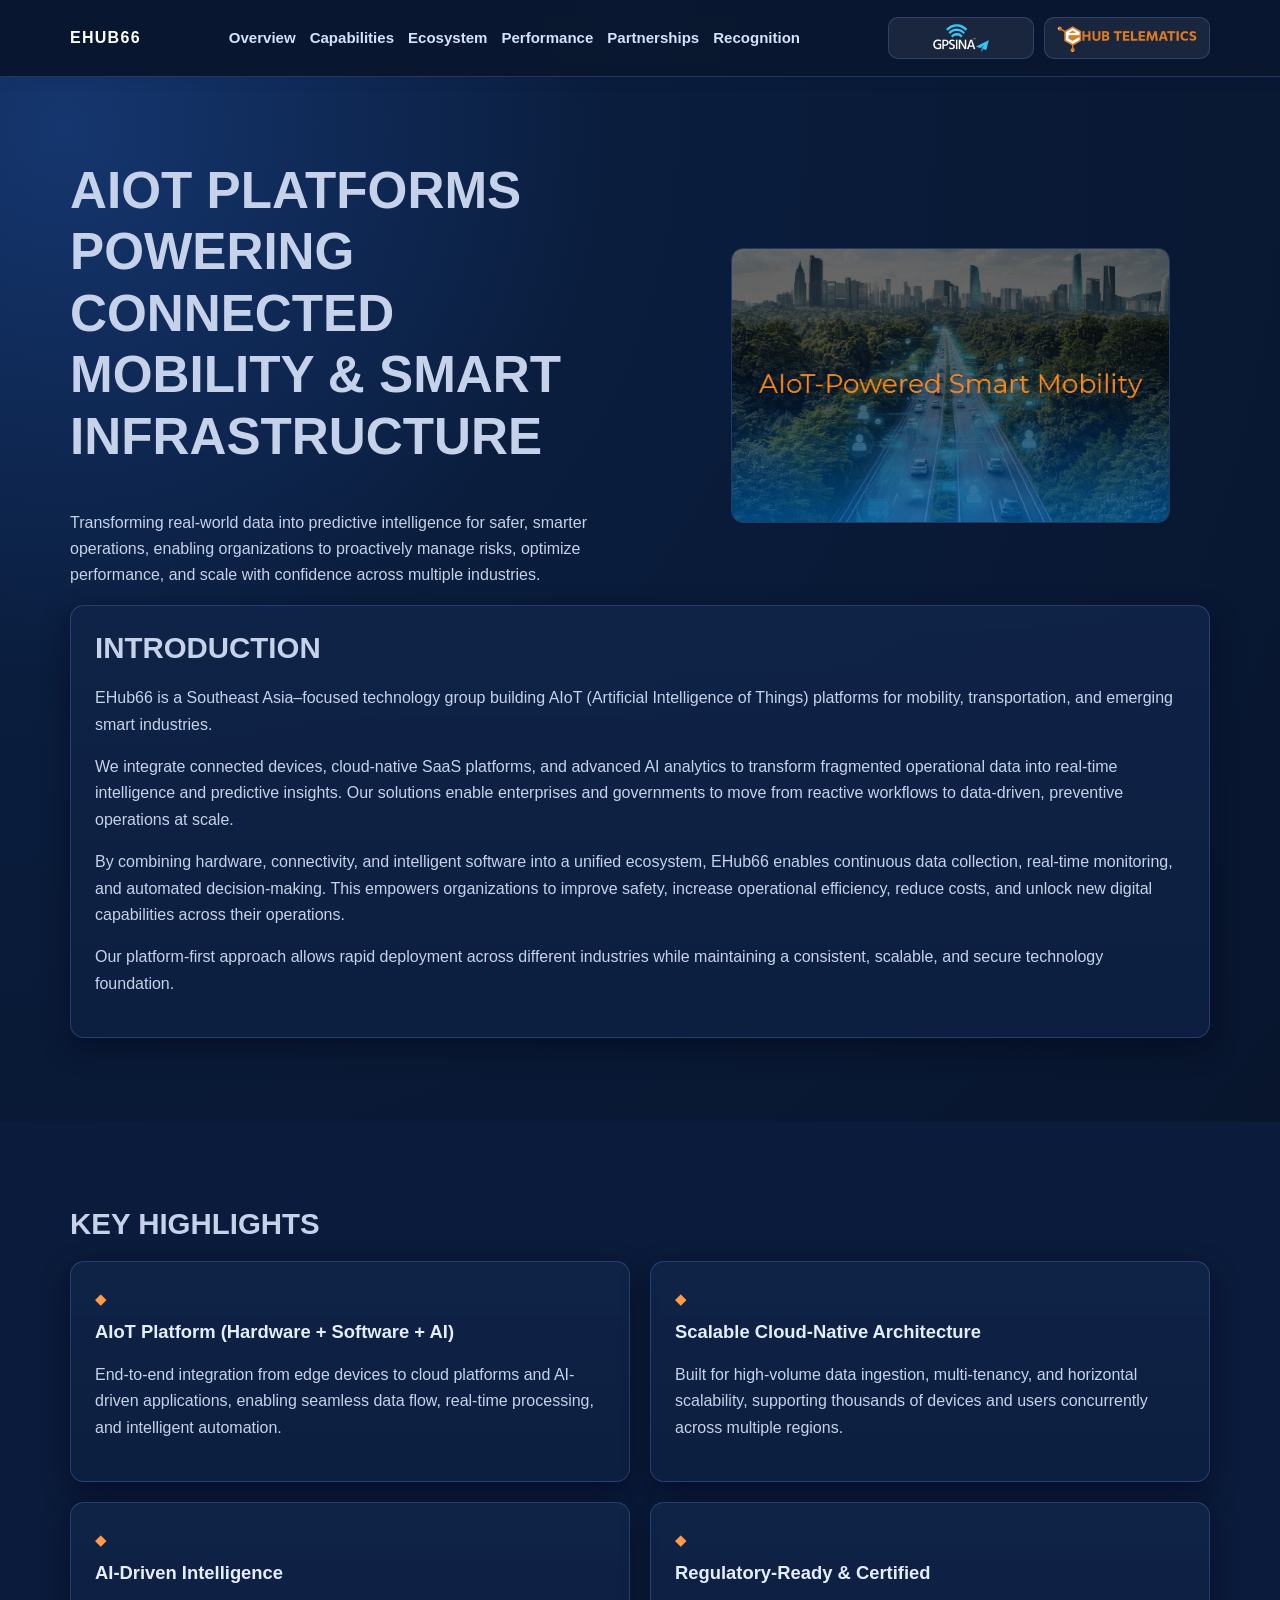
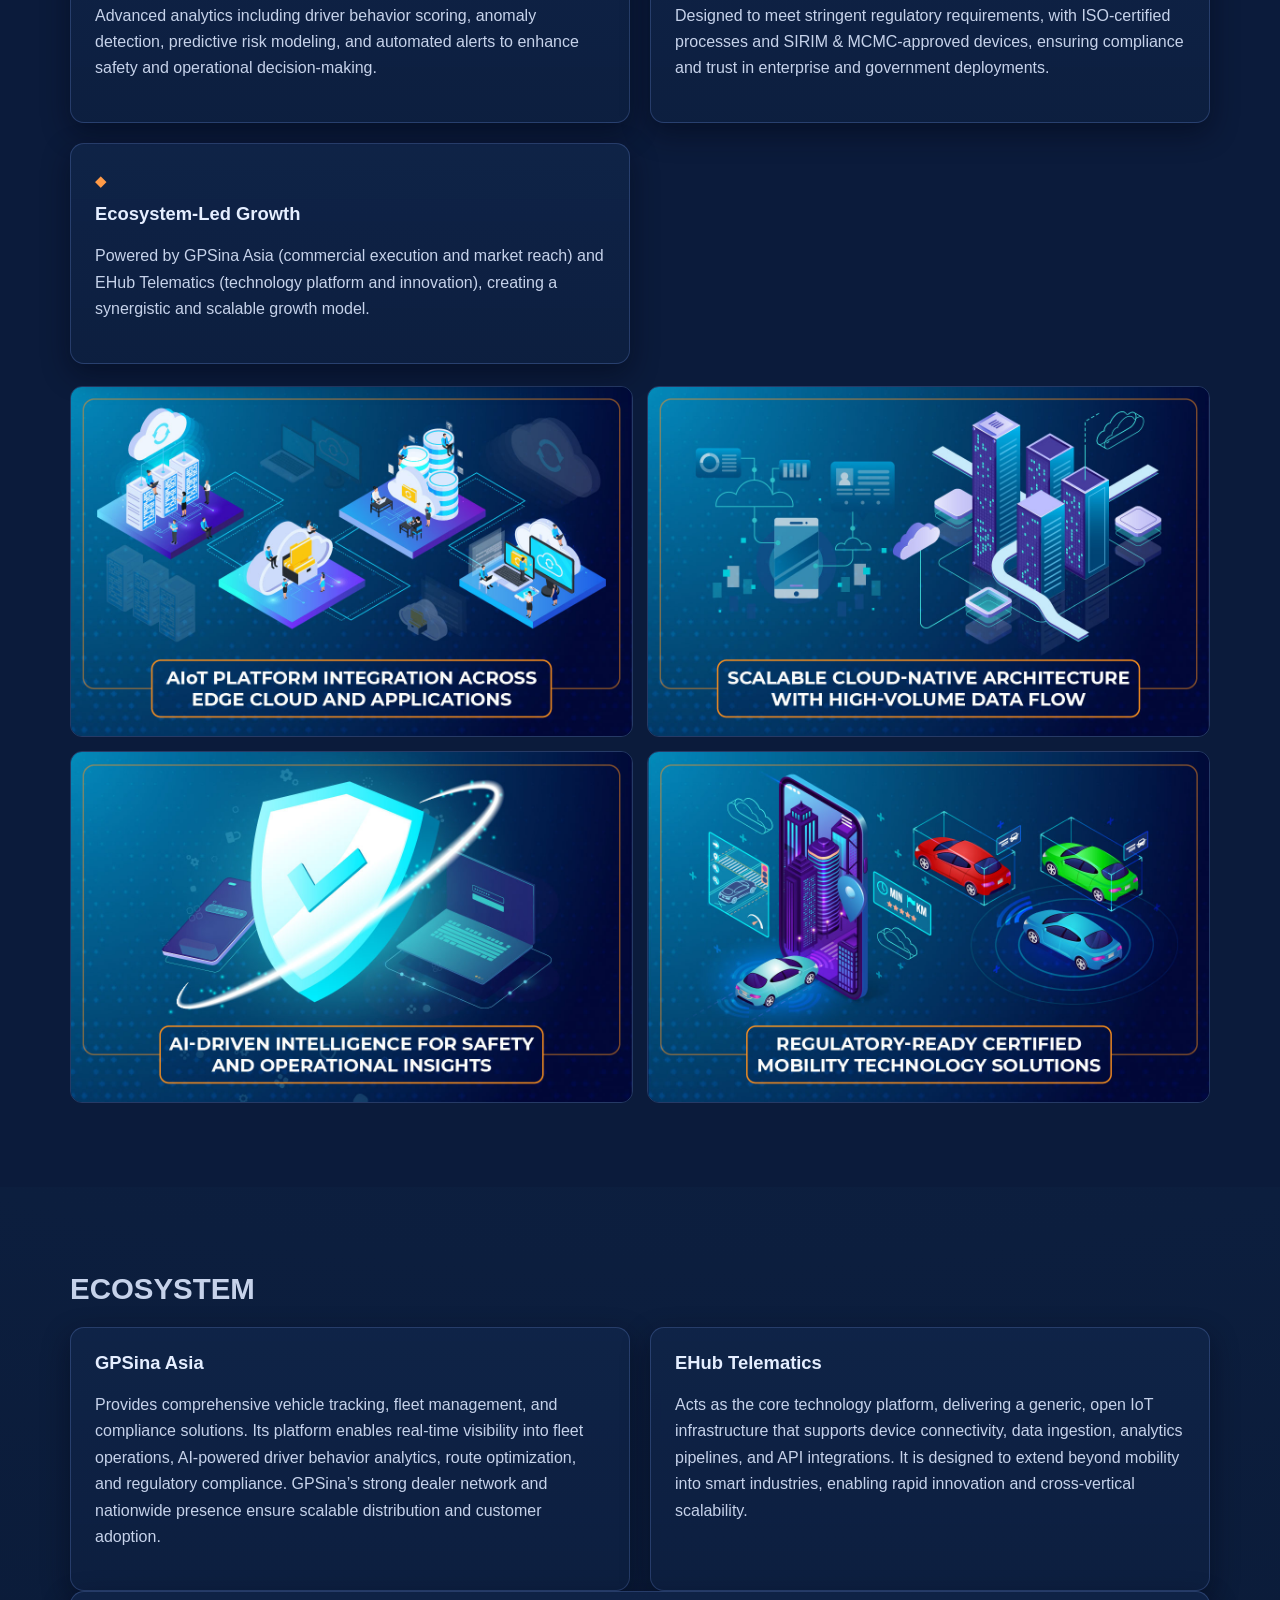
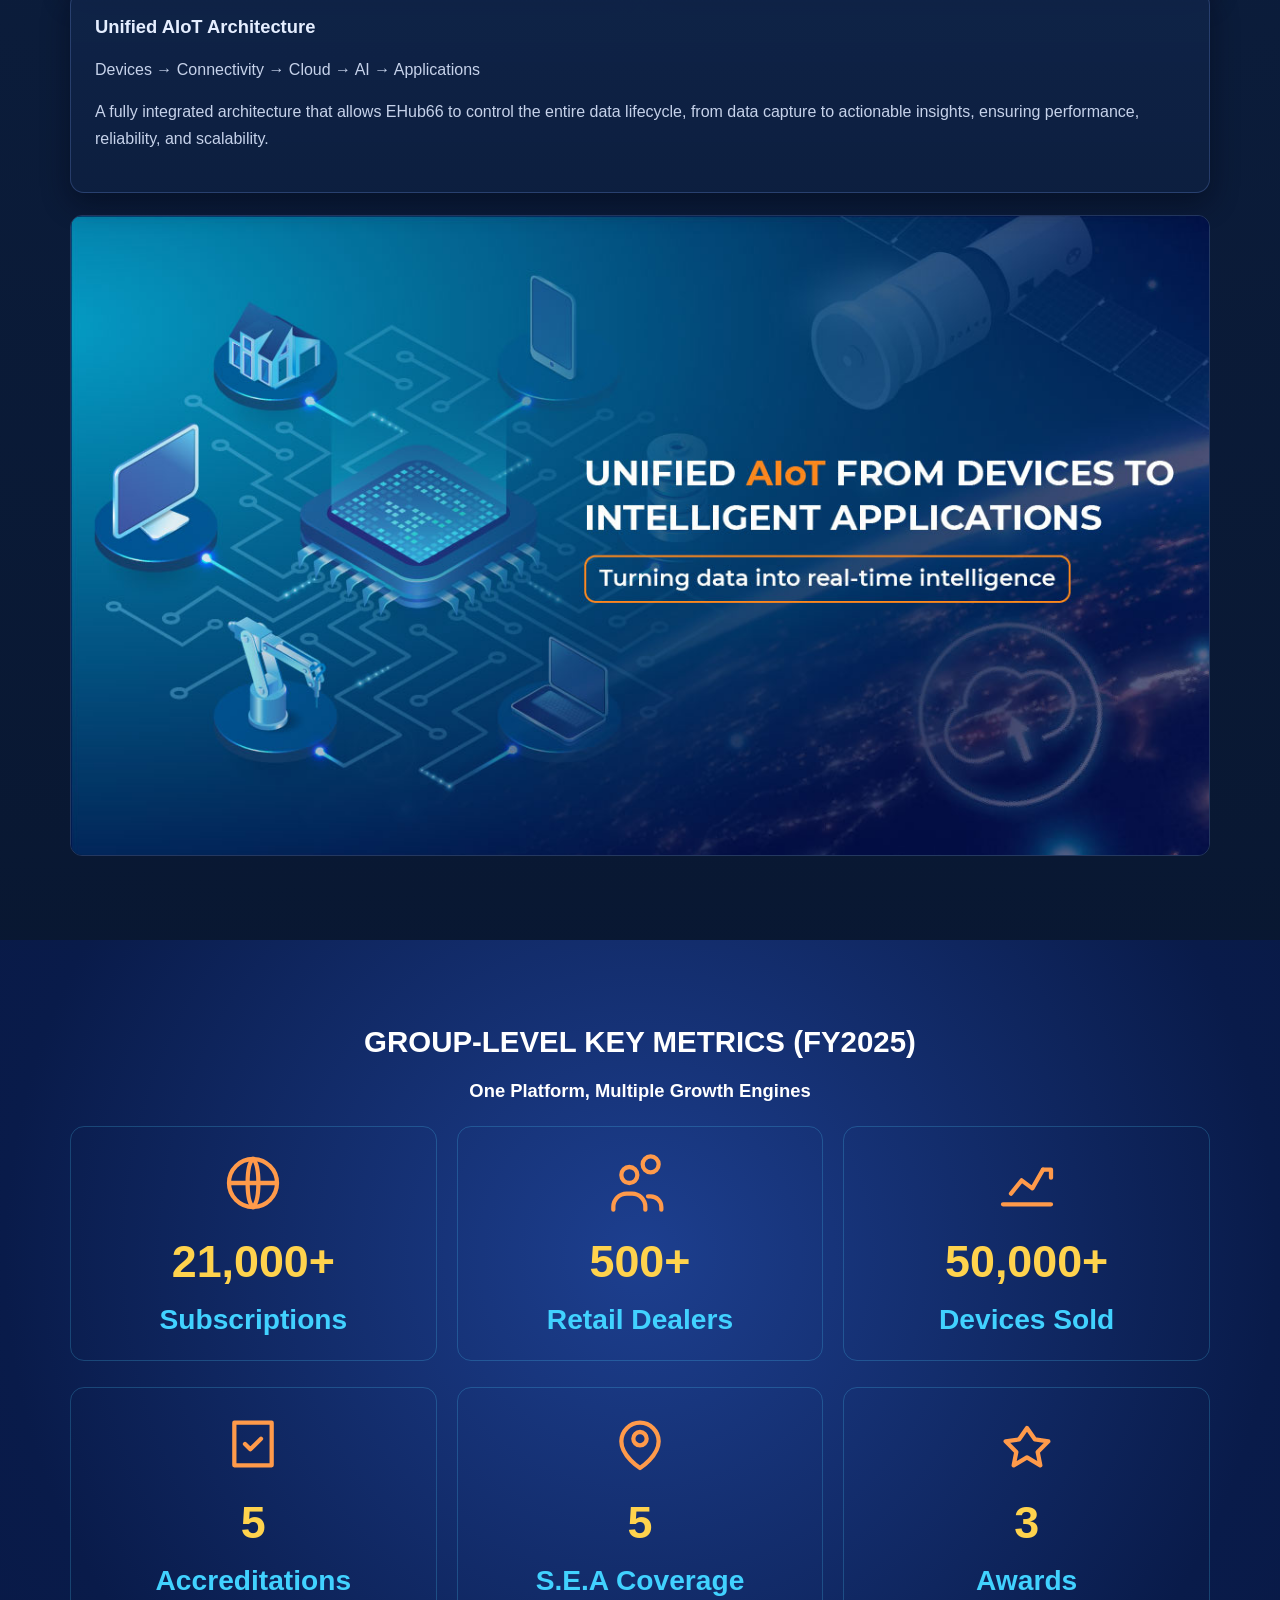
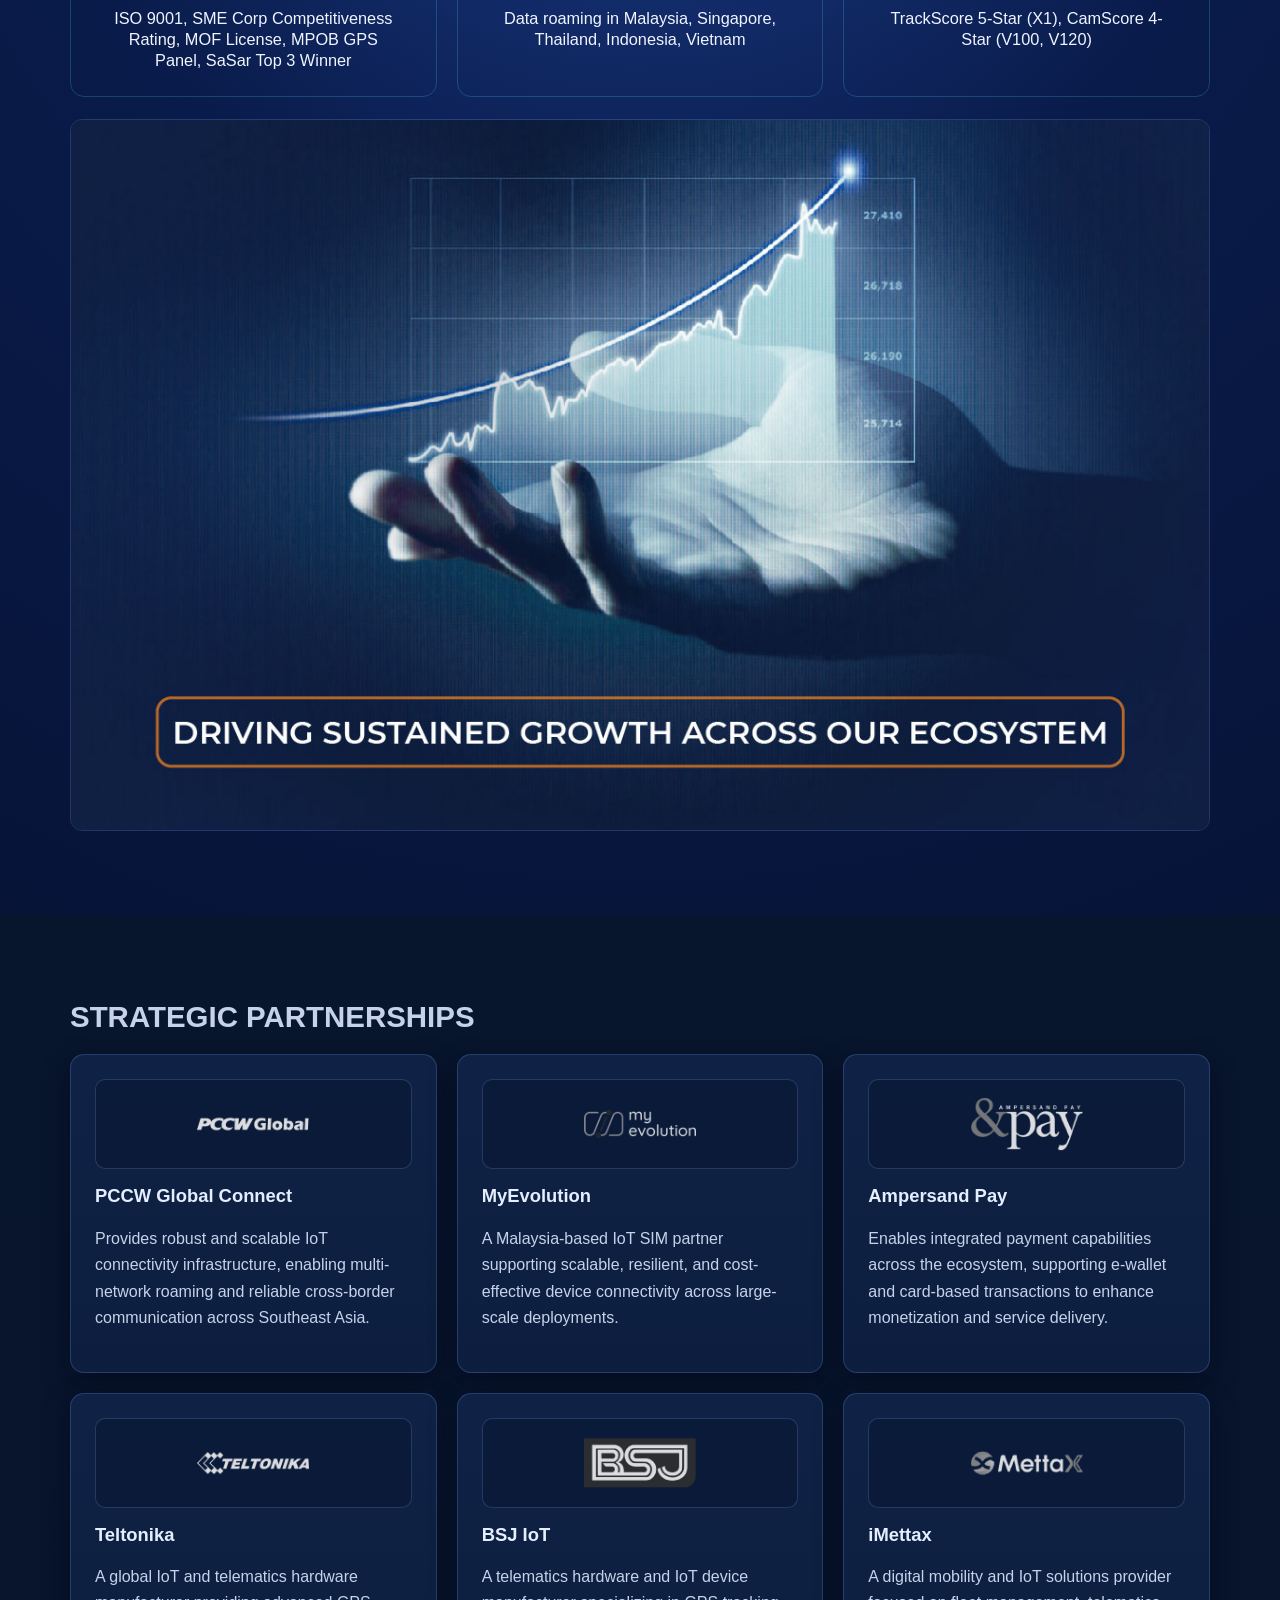
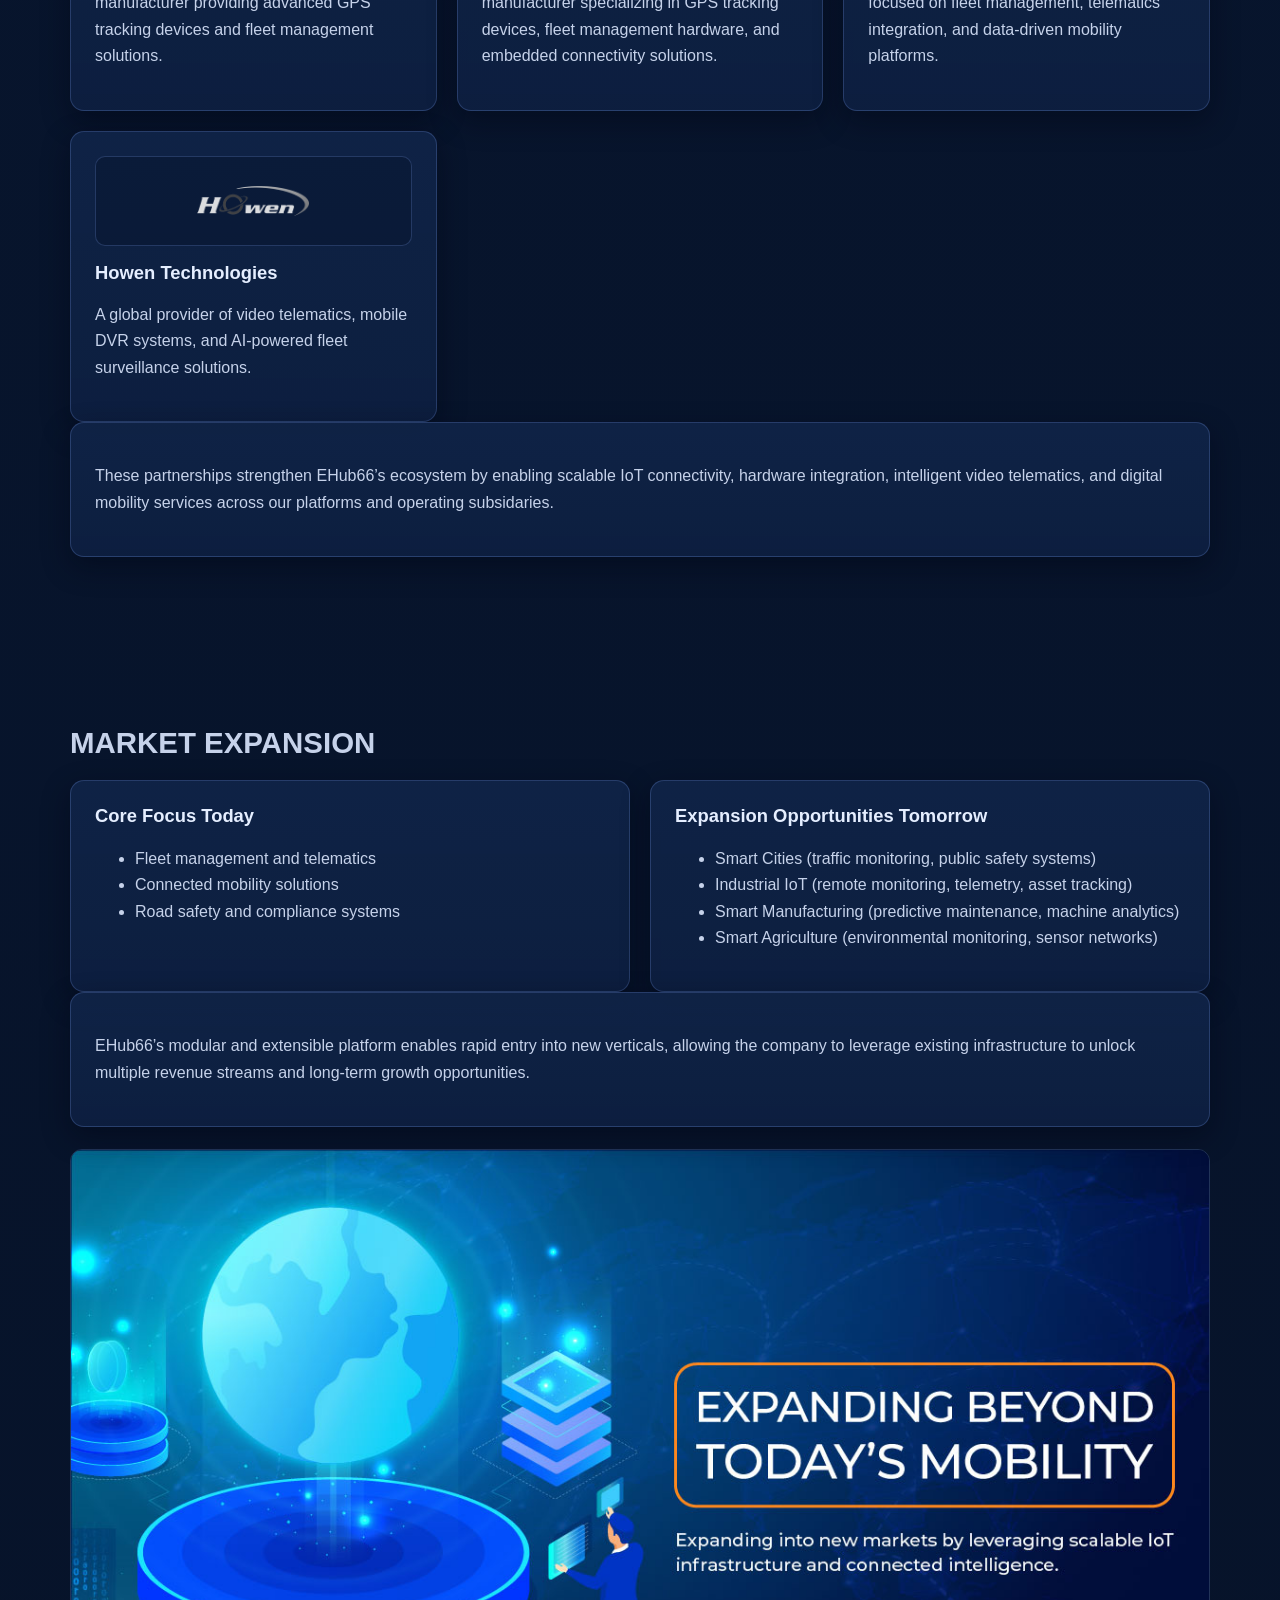
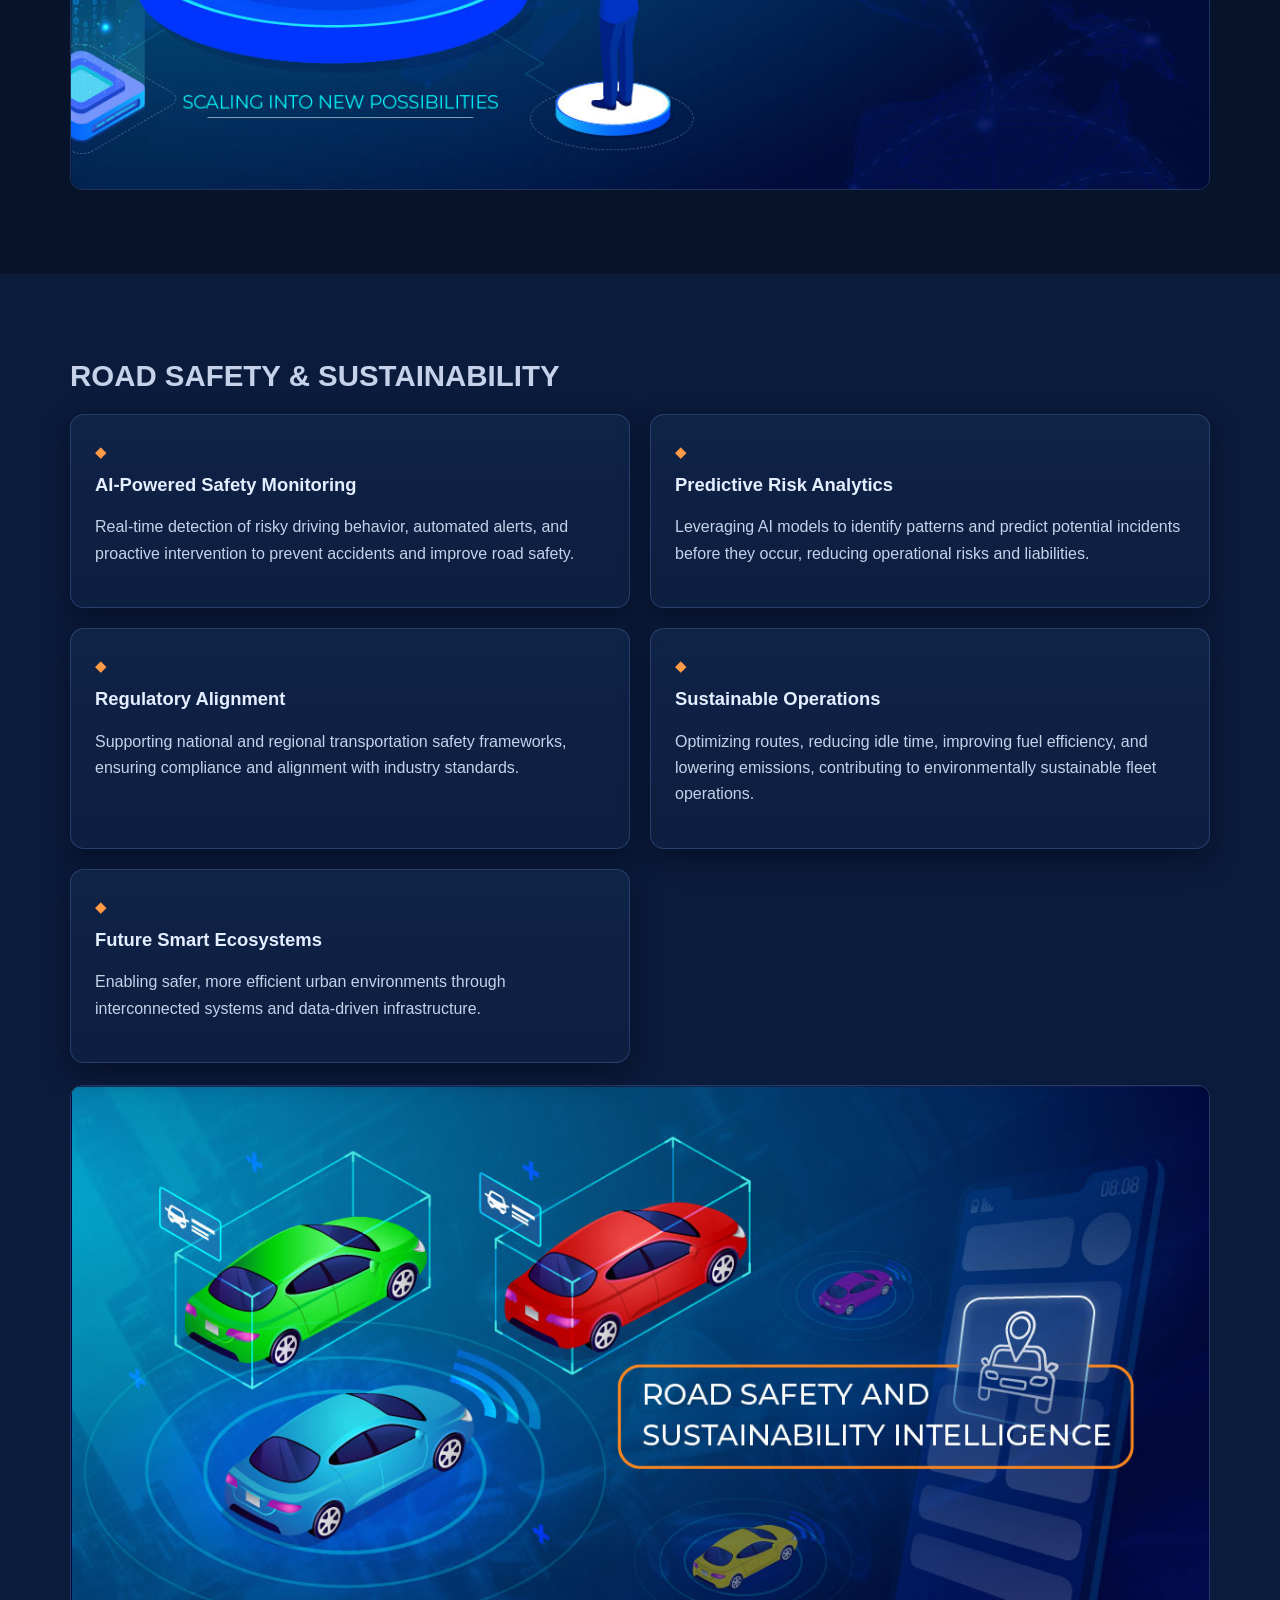
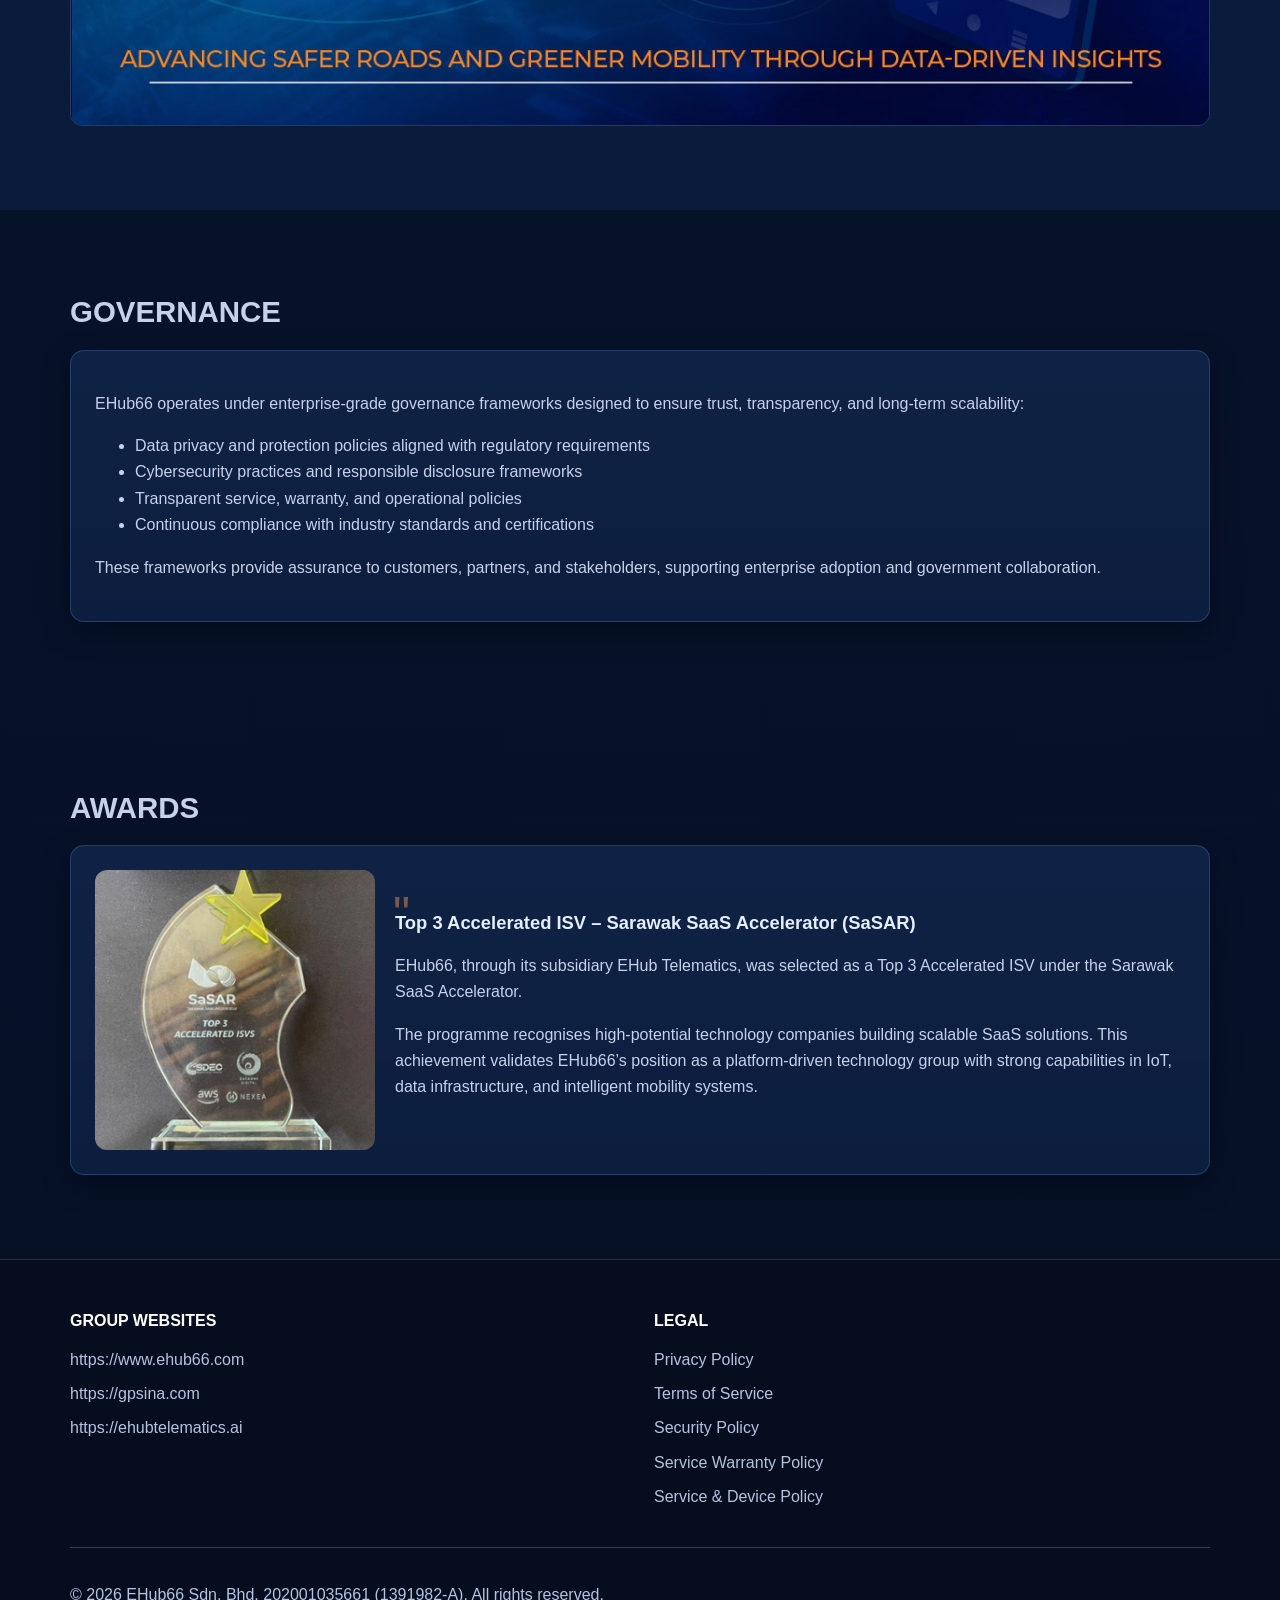
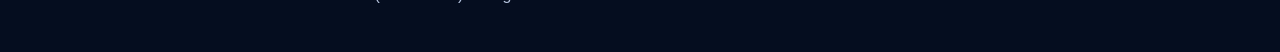
<file: index.html>
<!doctype html>
<html lang="en">
  <head>
    <meta charset="UTF-8" />
    <meta name="viewport" content="width=device-width, initial-scale=1.0" />
    <link rel="icon" href="/favicon.ico" sizes="any" />
    <link rel="icon" href="/favicon-32x32.png" type="image/png" sizes="32x32" />
    <link rel="apple-touch-icon" href="/apple-touch-icon.png" />
    <link rel="manifest" href="/site.webmanifest" />
    <title>EHub66 – Crafting a Safer, Smarter, and More Connected World</title>
    <meta
      name="description"
      content="EHub66 is a technology-driven group specializing in IoT, mobility, and intelligent transportation systems."
    />
    <meta
      name="keywords"
      content="EHub66, IoT, mobility, telematics, GPS trackers, AI dashcams, fleet management, Southeast Asia"
    />
    <meta name="robots" content="index, follow" />
    <link rel="canonical" href="https://www.ehub66.com/" />
    <meta property="og:type" content="website" />
    <meta property="og:site_name" content="EHub66" />
    <meta
      property="og:title"
      content="EHub66 – Crafting a Safer, Smarter, and More Connected World"
    />
    <meta
      property="og:description"
      content="Enterprise-grade IoT, mobility, and intelligent transportation solutions across Southeast Asia."
    />
    <meta property="og:url" content="https://www.ehub66.com/" />
    <meta property="og:image" content="https://www.ehub66.com/images/hero/hero-01-1200.jpg" />
    <meta name="twitter:card" content="summary_large_image" />
    <meta
      name="twitter:title"
      content="EHub66 – Crafting a Safer, Smarter, and More Connected World"
    />
    <meta
      name="twitter:description"
      content="Enterprise-grade IoT, mobility, and intelligent transportation solutions across Southeast Asia."
    />
    <meta name="twitter:image" content="https://www.ehub66.com/images/hero/hero-01-1200.jpg" />
    <link rel="stylesheet" href="css/styles.css" />
  </head>
  <body>
    <header class="site-header" id="top">
      <div class="container nav-wrap">
        <a class="logo" href="#top">EHub66</a>
        <button
          id="menu-toggle"
          class="menu-toggle"
          type="button"
          aria-label="Toggle navigation"
          aria-expanded="false"
          aria-controls="main-nav"
        >
          Menu
        </button>
        <nav id="main-nav" class="main-nav" aria-label="Primary">
          <a href="#introduction">Overview</a>
          <a href="#key-highlights">Capabilities</a>
          <a href="#our-ecosystem">Ecosystem</a>
          <a href="#group-level-key-metrics-fy2025">Performance</a>
          <a href="#strategic-partnerships">Partnerships</a>
          <a href="#award">Recognition</a>
        </nav>
        <div class="cta-group">
          <a class="btn cta-btn cta-logo" href="https://gpsina.com" aria-label="GPSina — visit website">
            <img
              src="images/logo-cta-gpsina.png"
              width="120"
              height="28"
              loading="eager"
              decoding="async"
              alt=""
              aria-hidden="true"
            />
          </a>
          <a
            class="btn cta-btn alt cta-logo"
            href="https://ehubtelematics.ai"
            aria-label="EHub Telematics — visit website"
          >
            <img
              src="images/logo-cta-ehub-telematics.png"
              width="140"
              height="28"
              loading="eager"
              decoding="async"
              alt=""
              aria-hidden="true"
            />
          </a>
        </div>
      </div>
    </header>

    <main>
      <section id="introduction" class="section hero">
        <div class="container hero-grid">
          <div>
            <h1>AIoT Platforms Powering Connected Mobility & Smart Infrastructure</h1>
            <p>
              Transforming real-world data into predictive intelligence for safer, smarter operations,
              enabling organizations to proactively manage risks, optimize performance, and scale with
              confidence across multiple industries.
            </p>
          </div>
          <figure class="image-card reveal">
            <picture>
              <source
                type="image/jpeg"
                media="(min-width: 1024px)"
                srcset="images/hero/hero-01-1200.jpg"
              />
              <source
                type="image/jpeg"
                media="(min-width: 640px)"
                srcset="images/hero/hero-01-768.jpg"
              />
              <img
                src="images/hero/hero-01-480.jpg"
                width="480"
                height="300"
                loading="eager"
                alt="AIoT connected mobility and smart infrastructure hero"
              />
            </picture>
          </figure>
        </div>
        <div class="container">
          <div class="card reveal">
            <h2>Introduction</h2>
            <p>
              EHub66 is a Southeast Asia–focused technology group building AIoT (Artificial Intelligence
              of Things) platforms for mobility, transportation, and emerging smart industries.
            </p>
            <p>
              We integrate connected devices, cloud-native SaaS platforms, and advanced AI analytics to
              transform fragmented operational data into real-time intelligence and predictive insights.
              Our solutions enable enterprises and governments to move from reactive workflows to
              data-driven, preventive operations at scale.
            </p>
            <p>
              By combining hardware, connectivity, and intelligent software into a unified ecosystem,
              EHub66 enables continuous data collection, real-time monitoring, and automated
              decision-making. This empowers organizations to improve safety, increase operational
              efficiency, reduce costs, and unlock new digital capabilities across their operations.
            </p>
            <p>
              Our platform-first approach allows rapid deployment across different industries while
              maintaining a consistent, scalable, and secure technology foundation.
            </p>
          </div>
        </div>
      </section>

      <section id="key-highlights" class="section">
        <div class="container">
          <h2>Key Highlights</h2>
          <div class="card-grid two-col">
            <article class="card reveal">
              <span class="feature-icon" aria-hidden="true">◆</span>
              <h3>AIoT Platform (Hardware + Software + AI)</h3>
              <p>
                End-to-end integration from edge devices to cloud platforms and AI-driven applications,
                enabling seamless data flow, real-time processing, and intelligent automation.
              </p>
            </article>
            <article class="card reveal">
              <span class="feature-icon" aria-hidden="true">◆</span>
              <h3>Scalable Cloud-Native Architecture</h3>
              <p>
                Built for high-volume data ingestion, multi-tenancy, and horizontal scalability,
                supporting thousands of devices and users concurrently across multiple regions.
              </p>
            </article>
            <article class="card reveal">
              <span class="feature-icon" aria-hidden="true">◆</span>
              <h3>AI-Driven Intelligence</h3>
              <p>
                Advanced analytics including driver behavior scoring, anomaly detection, predictive risk
                modeling, and automated alerts to enhance safety and operational decision-making.
              </p>
            </article>
            <article class="card reveal">
              <span class="feature-icon" aria-hidden="true">◆</span>
              <h3>Regulatory-Ready & Certified</h3>
              <p>
                Designed to meet stringent regulatory requirements, with ISO-certified processes and
                SIRIM & MCMC-approved devices, ensuring compliance and trust in enterprise and
                government deployments.
              </p>
            </article>
            <article class="card reveal">
              <span class="feature-icon" aria-hidden="true">◆</span>
              <h3>Ecosystem-Led Growth</h3>
              <p>
                Powered by GPSina Asia (commercial execution and market reach) and EHub Telematics
                (technology platform and innovation), creating a synergistic and scalable growth model.
              </p>
            </article>
          </div>
          <div class="image-grid two-col">
            <picture>
              <source type="image/jpeg" media="(min-width: 1024px)" srcset="images/highlights/highlight-01-1200.jpg" />
              <source type="image/jpeg" media="(min-width: 640px)" srcset="images/highlights/highlight-01-768.jpg" />
              <img
                src="images/highlights/highlight-01-480.jpg"
                width="480"
                height="300"
                loading="lazy"
                alt="AIoT platform integration across edge cloud and applications"
              />
            </picture>
            <picture>
              <source type="image/jpeg" media="(min-width: 1024px)" srcset="images/highlights/highlight-02-1200.jpg" />
              <source type="image/jpeg" media="(min-width: 640px)" srcset="images/highlights/highlight-02-768.jpg" />
              <img
                src="images/highlights/highlight-02-480.jpg"
                width="480"
                height="300"
                loading="lazy"
                alt="Scalable cloud-native architecture with high-volume data flow"
              />
            </picture>
            <picture>
              <source type="image/jpeg" media="(min-width: 1024px)" srcset="images/highlights/highlight-03-1200.jpg" />
              <source type="image/jpeg" media="(min-width: 640px)" srcset="images/highlights/highlight-03-768.jpg" />
              <img
                src="images/highlights/highlight-03-480.jpg"
                width="480"
                height="300"
                loading="lazy"
                alt="AI-driven intelligence for safety and operational insights"
              />
            </picture>
            <picture>
              <source type="image/jpeg" media="(min-width: 1024px)" srcset="images/highlights/highlight-04-1200.jpg" />
              <source type="image/jpeg" media="(min-width: 640px)" srcset="images/highlights/highlight-04-768.jpg" />
              <img
                src="images/highlights/highlight-04-480.jpg"
                width="480"
                height="300"
                loading="lazy"
                alt="Regulatory-ready certified mobility technology solutions"
              />
            </picture>
          </div>
        </div>
      </section>

      <section id="our-ecosystem" class="section">
        <div class="container">
          <h2>Ecosystem</h2>
          <div class="card-grid two-col">
            <article class="card reveal">
              <h3>GPSina Asia</h3>
              <p>
                Provides comprehensive vehicle tracking, fleet management, and compliance solutions. Its
                platform enables real-time visibility into fleet operations, AI-powered driver behavior
                analytics, route optimization, and regulatory compliance. GPSina’s strong dealer network
                and nationwide presence ensure scalable distribution and customer adoption.
              </p>
            </article>
            <article class="card reveal">
              <h3>EHub Telematics</h3>
              <p>
                Acts as the core technology platform, delivering a generic, open IoT infrastructure that
                supports device connectivity, data ingestion, analytics pipelines, and API integrations.
                It is designed to extend beyond mobility into smart industries, enabling rapid innovation
                and cross-vertical scalability.
              </p>
            </article>
          </div>
          <div class="card reveal">
            <h3>Unified AIoT Architecture</h3>
            <p>Devices → Connectivity → Cloud → AI → Applications</p>
            <p>
              A fully integrated architecture that allows EHub66 to control the entire data lifecycle,
              from data capture to actionable insights, ensuring performance, reliability, and
              scalability.
            </p>
          </div>
          <div class="image-grid one">
            <picture>
              <source type="image/jpeg" media="(min-width: 1024px)" srcset="images/ecosystem/ecosystem-01-1200.jpg" />
              <source type="image/jpeg" media="(min-width: 640px)" srcset="images/ecosystem/ecosystem-01-768.jpg" />
              <img
                src="images/ecosystem/ecosystem-01-480.jpg"
                width="480"
                height="300"
                loading="lazy"
                alt="Unified AIoT architecture from devices to applications"
              />
            </picture>
          </div>
        </div>
      </section>

      <section id="group-level-key-metrics-fy2025" class="section">
        <div class="container">
          <h2>Group-Level Key Metrics (FY2025)</h2>
          <h3>One Platform, Multiple Growth Engines</h3>
          <div class="card-grid metrics-grid">
            <article class="card metric-card reveal">
              <span class="metric-icon" aria-hidden="true">
                <svg viewBox="0 0 24 24" fill="none">
                  <path d="M12 3a9 9 0 1 0 0 18 9 9 0 0 0 0-18Z"></path>
                  <path d="M3 12h18M12 3c2.7 2.4 2.7 15.6 0 18M12 3c-2.7 2.4-2.7 15.6 0 18"></path>
                </svg>
              </span>
              <p class="metric-number" data-count="21000">21,000+</p>
              <p class="metric-label">Subscriptions</p>
            </article>
            <article class="card metric-card reveal">
              <span class="metric-icon" aria-hidden="true">
                <svg viewBox="0 0 24 24" fill="none">
                  <path d="M16 8a3 3 0 1 0 0-6 3 3 0 0 0 0 6Z"></path>
                  <path d="M8 12a3 3 0 1 0 0-6 3 3 0 0 0 0 6Z"></path>
                  <path d="M20 22v-1a4 4 0 0 0-4-4h-1"></path>
                  <path d="M2 22v-1a5 5 0 0 1 5-5h2a5 5 0 0 1 5 5v1"></path>
                </svg>
              </span>
              <p class="metric-number" data-count="500">500+</p>
              <p class="metric-label">Retail Dealers</p>
            </article>
            <article class="card metric-card reveal">
              <span class="metric-icon" aria-hidden="true">
                <svg viewBox="0 0 24 24" fill="none">
                  <path d="M3 20h18M6 16l4-5 4 3 4-7"></path>
                  <path d="M18 7h3v3"></path>
                </svg>
              </span>
              <p class="metric-number" data-count="50000">50,000+</p>
              <p class="metric-label">Devices Sold</p>
            </article>
            <article class="card metric-card reveal">
              <span class="metric-icon" aria-hidden="true">
                <svg viewBox="0 0 24 24" fill="none">
                  <path d="M5 4h14v16H5z"></path>
                  <path d="m9 12 2 2 4-4"></path>
                </svg>
              </span>
              <p class="metric-number" data-count="5">5</p>
              <p class="metric-label">Accreditations</p>
              <p class="metric-detail">
                ISO 9001, SME Corp Competitiveness Rating, MOF License, MPOB GPS Panel, SaSar Top 3 Winner
              </p>
            </article>
            <article class="card metric-card reveal">
              <span class="metric-icon" aria-hidden="true">
                <svg viewBox="0 0 24 24" fill="none">
                  <path d="M12 21s7-4.4 7-10a7 7 0 1 0-14 0c0 5.6 7 10 7 10Z"></path>
                  <path d="M12 12.5a2.5 2.5 0 1 0 0-5 2.5 2.5 0 0 0 0 5Z"></path>
                </svg>
              </span>
              <p class="metric-number" data-count="5">5</p>
              <p class="metric-label">S.E.A Coverage</p>
              <p class="metric-detail">
                Data roaming in Malaysia, Singapore, Thailand, Indonesia, Vietnam
              </p>
            </article>
            <article class="card metric-card reveal">
              <span class="metric-icon" aria-hidden="true">
                <svg viewBox="0 0 24 24" fill="none">
                  <path d="M12 17 7 20l1-5-4-4 5-.7L12 6l3 4.3 5 .7-4 4 1 5z"></path>
                </svg>
              </span>
              <p class="metric-number" data-count="3">3</p>
              <p class="metric-label">Awards</p>
              <p class="metric-detail">TrackScore 5-Star (X1), CamScore 4-Star (V100, V120)</p>
            </article>
          </div>
          <div class="image-grid one">
            <picture>
              <source type="image/jpeg" media="(min-width: 1024px)" srcset="images/metrics/metric-01-1200.jpg" />
              <source type="image/jpeg" media="(min-width: 640px)" srcset="images/metrics/metric-01-768.jpg" />
              <img
                src="images/metrics/metric-01-480.jpg"
                width="480"
                height="300"
                loading="lazy"
                alt="FY2025 metrics visual"
              />
            </picture>
          </div>
        </div>
      </section>

      <section id="strategic-partnerships" class="section">
        <div class="container">
          <h2>Strategic Partnerships</h2>
          <div class="card-grid three-col">
            <article class="card reveal partner-card">
              <div class="partner-logo">
                <img
                  src="images/partnerships/partner-01-768.png"
                  srcset="
                    images/partnerships/partner-01-480.png  480w,
                    images/partnerships/partner-01-768.png  768w,
                    images/partnerships/partner-01-1200.png 1200w
                  "
                  sizes="(max-width: 640px) 200px, (max-width: 1100px) 28vw, 220px"
                  width="220"
                  height="56"
                  loading="lazy"
                  alt="PCCW Global Connect logo"
                />
              </div>
              <h3>PCCW Global Connect</h3>
              <p>
                Provides robust and scalable IoT connectivity infrastructure, enabling multi-network
                roaming and reliable cross-border communication across Southeast Asia.
              </p>
            </article>
            <article class="card reveal partner-card">
              <div class="partner-logo">
                <img
                  src="images/partnerships/partner-02-768.png"
                  srcset="
                    images/partnerships/partner-02-480.png  480w,
                    images/partnerships/partner-02-768.png  768w,
                    images/partnerships/partner-02-1200.png 1200w
                  "
                  sizes="(max-width: 640px) 200px, (max-width: 1100px) 28vw, 220px"
                  width="220"
                  height="56"
                  loading="lazy"
                  alt="MyEvolution logo"
                />
              </div>
              <h3>MyEvolution</h3>
              <p>
                A Malaysia-based IoT SIM partner supporting scalable, resilient, and cost-effective
                device connectivity across large-scale deployments.
              </p>
            </article>
            <article class="card reveal partner-card">
              <div class="partner-logo">
                <img
                  src="images/partnerships/partner-03-768.png"
                  srcset="
                    images/partnerships/partner-03-480.png  480w,
                    images/partnerships/partner-03-768.png  768w,
                    images/partnerships/partner-03-1200.png 1200w
                  "
                  sizes="(max-width: 640px) 200px, (max-width: 1100px) 28vw, 220px"
                  width="220"
                  height="56"
                  loading="lazy"
                  alt="Ampersand Pay logo"
                />
              </div>
              <h3>Ampersand Pay</h3>
              <p>
                Enables integrated payment capabilities across the ecosystem, supporting e-wallet and
                card-based transactions to enhance monetization and service delivery.
              </p>
            </article>
            <article class="card reveal partner-card">
              <div class="partner-logo">
                <img
                  src="images/partnerships/partner-04-768.png"
                  srcset="
                    images/partnerships/partner-04-480.png  480w,
                    images/partnerships/partner-04-768.png  768w,
                    images/partnerships/partner-04-1200.png 1200w
                  "
                  sizes="(max-width: 640px) 200px, (max-width: 1100px) 28vw, 220px"
                  width="220"
                  height="56"
                  loading="lazy"
                  alt="Teltonika logo"
                />
              </div>
              <h3>Teltonika</h3>
              <p>
                A global IoT and telematics hardware manufacturer providing advanced GPS tracking
                devices and fleet management solutions.
              </p>
            </article>
            <article class="card reveal partner-card">
              <div class="partner-logo">
                <img
                  src="images/partnerships/partner-05-768.png"
                  srcset="
                    images/partnerships/partner-05-480.png  480w,
                    images/partnerships/partner-05-768.png  768w,
                    images/partnerships/partner-05-1200.png 1200w
                  "
                  sizes="(max-width: 640px) 200px, (max-width: 1100px) 28vw, 220px"
                  width="220"
                  height="56"
                  loading="lazy"
                  alt="BSJ IoT logo"
                />
              </div>
              <h3>BSJ IoT</h3>
              <p>
                A telematics hardware and IoT device manufacturer specializing in GPS tracking
                devices, fleet management hardware, and embedded connectivity solutions.
              </p>
            </article>
            <article class="card reveal partner-card">
              <div class="partner-logo">
                <img
                  src="images/partnerships/partner-06-768.png"
                  srcset="
                    images/partnerships/partner-06-480.png  480w,
                    images/partnerships/partner-06-768.png  768w,
                    images/partnerships/partner-06-1200.png 1200w
                  "
                  sizes="(max-width: 640px) 200px, (max-width: 1100px) 28vw, 220px"
                  width="220"
                  height="56"
                  loading="lazy"
                  alt="iMettax logo"
                />
              </div>
              <h3>iMettax</h3>
              <p>
                A digital mobility and IoT solutions provider focused on fleet management, telematics
                integration, and data-driven mobility platforms.
              </p>
            </article>
            <article class="card reveal partner-card">
              <div class="partner-logo">
                <img
                  src="images/partnerships/partner-07-768.png"
                  srcset="
                    images/partnerships/partner-07-480.png  480w,
                    images/partnerships/partner-07-768.png  768w,
                    images/partnerships/partner-07-1200.png 1200w
                  "
                  sizes="(max-width: 640px) 200px, (max-width: 1100px) 28vw, 220px"
                  width="220"
                  height="56"
                  loading="lazy"
                  alt="Howen Technologies logo"
                />
              </div>
              <h3>Howen Technologies</h3>
              <p>
                A global provider of video telematics, mobile DVR systems, and AI-powered fleet
                surveillance solutions.
              </p>
            </article>
          </div>
          <div class="card reveal">
            <p>
              These partnerships strengthen EHub66’s ecosystem by enabling scalable IoT connectivity,
              hardware integration, intelligent video telematics, and digital mobility services across
              our platforms and operating subsidaries.
            </p>
          </div>
        </div>
      </section>

      <section id="market-expansion" class="section">
        <div class="container">
          <h2>Market Expansion</h2>
          <div class="card-grid two-col">
            <article class="card reveal">
              <h3>Core Focus Today</h3>
              <ul>
                <li>Fleet management and telematics</li>
                <li>Connected mobility solutions</li>
                <li>Road safety and compliance systems</li>
              </ul>
            </article>
            <article class="card reveal">
              <h3>Expansion Opportunities Tomorrow</h3>
              <ul>
                <li>Smart Cities (traffic monitoring, public safety systems)</li>
                <li>Industrial IoT (remote monitoring, telemetry, asset tracking)</li>
                <li>Smart Manufacturing (predictive maintenance, machine analytics)</li>
                <li>Smart Agriculture (environmental monitoring, sensor networks)</li>
              </ul>
            </article>
          </div>
          <div class="card reveal">
            <p>
              EHub66’s modular and extensible platform enables rapid entry into new verticals, allowing
              the company to leverage existing infrastructure to unlock multiple revenue streams and
              long-term growth opportunities.
            </p>
          </div>
          <div class="image-grid one">
            <picture>
              <source type="image/jpeg" media="(min-width: 1024px)" srcset="images/market/market-01-1200.jpg" />
              <source type="image/jpeg" media="(min-width: 640px)" srcset="images/market/market-01-768.jpg" />
              <img
                src="images/market/market-01-480.jpg"
                width="480"
                height="300"
                loading="lazy"
                alt="Market expansion opportunities across verticals"
              />
            </picture>
          </div>
        </div>
      </section>

      <section id="road-safety-sustainability" class="section">
        <div class="container">
          <h2>Road Safety & Sustainability</h2>
          <div class="card-grid two-col">
            <article class="card reveal">
              <span class="feature-icon" aria-hidden="true">◆</span>
              <h3>AI-Powered Safety Monitoring</h3>
              <p>
                Real-time detection of risky driving behavior, automated alerts, and proactive
                intervention to prevent accidents and improve road safety.
              </p>
            </article>
            <article class="card reveal">
              <span class="feature-icon" aria-hidden="true">◆</span>
              <h3>Predictive Risk Analytics</h3>
              <p>
                Leveraging AI models to identify patterns and predict potential incidents before they
                occur, reducing operational risks and liabilities.
              </p>
            </article>
            <article class="card reveal">
              <span class="feature-icon" aria-hidden="true">◆</span>
              <h3>Regulatory Alignment</h3>
              <p>
                Supporting national and regional transportation safety frameworks, ensuring compliance
                and alignment with industry standards.
              </p>
            </article>
            <article class="card reveal">
              <span class="feature-icon" aria-hidden="true">◆</span>
              <h3>Sustainable Operations</h3>
              <p>
                Optimizing routes, reducing idle time, improving fuel efficiency, and lowering
                emissions, contributing to environmentally sustainable fleet operations.
              </p>
            </article>
            <article class="card reveal">
              <span class="feature-icon" aria-hidden="true">◆</span>
              <h3>Future Smart Ecosystems</h3>
              <p>
                Enabling safer, more efficient urban environments through interconnected systems and
                data-driven infrastructure.
              </p>
            </article>
          </div>
          <div class="image-grid one">
            <picture>
              <source type="image/jpeg" media="(min-width: 1024px)" srcset="images/safety/safety-01-1200.jpg" />
              <source type="image/jpeg" media="(min-width: 640px)" srcset="images/safety/safety-01-768.jpg" />
              <img
                src="images/safety/safety-01-480.jpg"
                width="480"
                height="300"
                loading="lazy"
                alt="Road safety and sustainability intelligence"
              />
            </picture>
          </div>
        </div>
      </section>

      <section id="governance" class="section">
        <div class="container">
          <h2>Governance</h2>
          <div class="card reveal">
            <p>
              EHub66 operates under enterprise-grade governance frameworks designed to ensure trust,
              transparency, and long-term scalability:
            </p>
            <ul>
              <li>Data privacy and protection policies aligned with regulatory requirements</li>
              <li>Cybersecurity practices and responsible disclosure frameworks</li>
              <li>Transparent service, warranty, and operational policies</li>
              <li>Continuous compliance with industry standards and certifications</li>
            </ul>
            <p>
              These frameworks provide assurance to customers, partners, and stakeholders, supporting
              enterprise adoption and government collaboration.
            </p>
          </div>
        </div>
      </section>

      <section id="award" class="section">
        <div class="container">
          <h2>Awards</h2>
          <article class="card reveal award-feature">
            <div class="award-media">
              <picture>
                <source type="image/jpeg" media="(min-width: 1024px)" srcset="images/awards/award-01-1200.jpg" />
                <source type="image/jpeg" media="(min-width: 640px)" srcset="images/awards/award-01-768.jpg" />
                <img
                  src="images/awards/award-01-480.jpg"
                  width="480"
                  height="300"
                  loading="lazy"
                  alt="Award trophy for Top 3 Accelerated ISV Sarawak SaaS Accelerator"
                />
              </picture>
            </div>
            <div class="award-content">
              <p class="award-quote-mark" aria-hidden="true">"</p>
              <h3>Top 3 Accelerated ISV – Sarawak SaaS Accelerator (SaSAR)</h3>
              <p>
                EHub66, through its subsidiary EHub Telematics, was selected as a Top 3 Accelerated ISV under the Sarawak SaaS Accelerator.
              </p>
              <p>
                The programme recognises high-potential technology companies building scalable SaaS solutions. This achievement validates EHub66’s position as a platform-driven technology group with strong capabilities in IoT, data infrastructure, and intelligent mobility systems.
              </p>
            </div>
          </article>
        </div>
      </section>
    </main>

    <footer class="site-footer">
      <div class="container footer-grid">
        <div>
          <h4>Group Websites</h4>
          <ul>
            <li><a href="https://www.ehub66.com">https://www.ehub66.com</a></li>
            <li><a href="https://gpsina.com">https://gpsina.com</a></li>
            <li><a href="https://ehubtelematics.ai">https://ehubtelematics.ai</a></li>
          </ul>
        </div>
        <div>
          <h4>Legal</h4>
          <ul>
            <li><a href="legal/privacy-policy.html">Privacy Policy</a></li>
            <li><a href="legal/terms-of-service.html">Terms of Service</a></li>
            <li><a href="legal/security-policy.html">Security Policy</a></li>
            <li><a href="legal/service-warranty-policy.html">Service Warranty Policy</a></li>
            <li><a href="legal/service-device-policy.html">Service &amp; Device Policy</a></li>
          </ul>
        </div>
      </div>
      <div class="container footer-base">
        <p>&copy; 2026 EHub66 Sdn. Bhd. 202001035661 (1391982-A). All rights reserved.</p>
      </div>
    </footer>

    <script type="application/ld+json">
      {
        "@context": "https://schema.org",
        "@type": "Organization",
        "name": "EHub66",
        "url": "https://www.ehub66.com",
        "sameAs": [
          "https://www.ehub66.com",
          "https://gpsina.com",
          "https://ehubtelematics.ai"
        ]
      }
    </script>
    <script src="js/main.js"></script>
    <!-- GINA_ONLINE_EMBED_START -->
    <link rel="stylesheet" href="https://gina.gpsina.com/widget.css?v=20261008m6" />
    <script src="https://gina.gpsina.com/widget.js?v=20261008m6" defer></script>
    <script>
      window.addEventListener('DOMContentLoaded', function () {
        if (window.GinaChat) {
          window.GinaChat.init({ apiBase: 'https://gina.gpsina.com' });
        }
      });
    </script>
    <!-- GINA_ONLINE_EMBED_END -->
  </body>
</html>
</file>
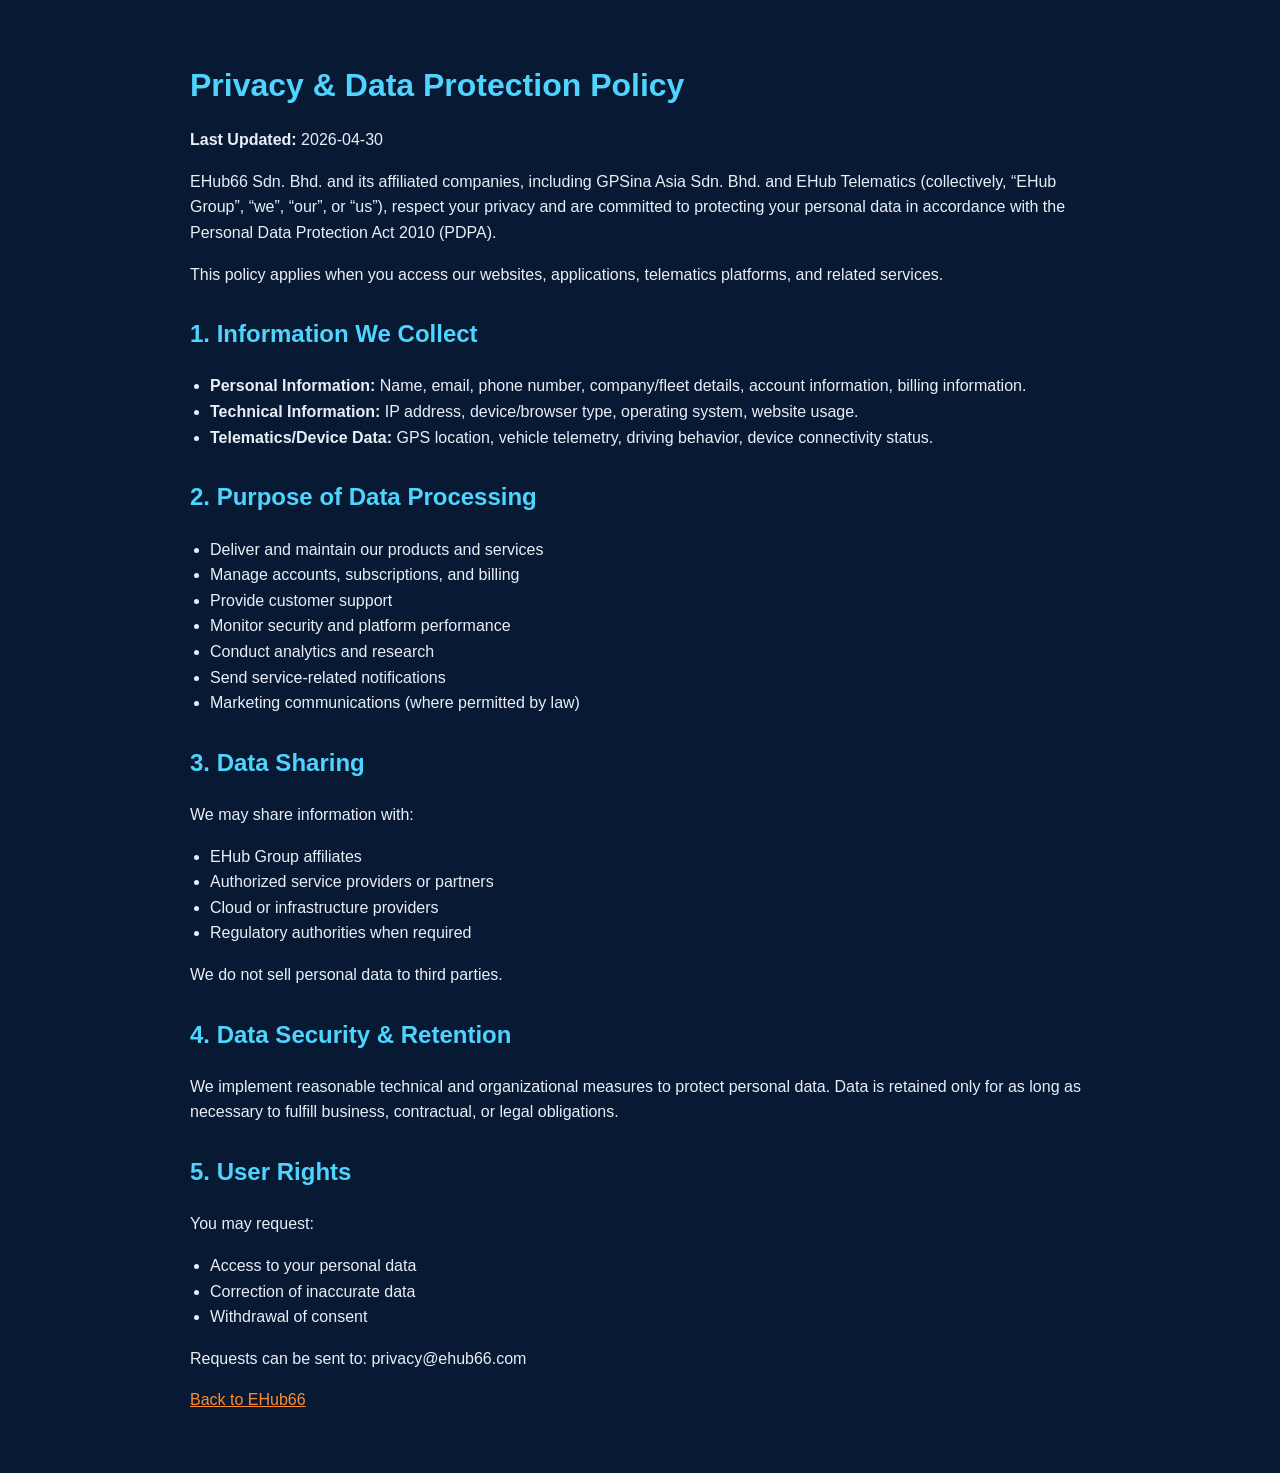
<file: legal/privacy-policy.html>
<!doctype html>
<html lang="en">
  <head>
    <meta charset="UTF-8" />
    <meta name="viewport" content="width=device-width, initial-scale=1.0" />
    <link rel="icon" href="/favicon.ico" sizes="any" />
    <link rel="icon" href="/favicon-32x32.png" type="image/png" sizes="32x32" />
    <link rel="apple-touch-icon" href="/apple-touch-icon.png" />
    <link rel="manifest" href="/site.webmanifest" />
    <title>Privacy & Data Protection Policy | EHub Group</title>
    <meta
      name="description"
      content="EHub Group privacy and data protection policy covering personal data collection, use, retention, and user rights."
    />
    <style>
      body {
        margin: 0;
        font-family: Arial, sans-serif;
        background: #081a33;
        color: #e9eef7;
        line-height: 1.6;
      }
      main {
        width: min(900px, 92%);
        margin: 60px auto;
      }
      h1 {
        color: #4fd4ff;
        margin-bottom: 8px;
      }
      h2 {
        color: #4fd4ff;
        margin-top: 28px;
      }
      a {
        color: #ff8c2f;
      }
      ul {
        padding-left: 20px;
      }
    </style>
  </head>
  <body>
    <main>
      <h1>Privacy &amp; Data Protection Policy</h1>
      <p><strong>Last Updated:</strong> 2026-04-30</p>
      <p>
        EHub66 Sdn. Bhd. and its affiliated companies, including GPSina Asia Sdn. Bhd. and
        EHub Telematics (collectively, “EHub Group”, “we”, “our”, or “us”), respect your
        privacy and are committed to protecting your personal data in accordance with the
        Personal Data Protection Act 2010 (PDPA).
      </p>
      <p>
        This policy applies when you access our websites, applications, telematics platforms,
        and related services.
      </p>

      <h2>1. Information We Collect</h2>
      <ul>
        <li>
          <strong>Personal Information:</strong> Name, email, phone number, company/fleet
          details, account information, billing information.
        </li>
        <li>
          <strong>Technical Information:</strong> IP address, device/browser type, operating
          system, website usage.
        </li>
        <li>
          <strong>Telematics/Device Data:</strong> GPS location, vehicle telemetry, driving
          behavior, device connectivity status.
        </li>
      </ul>

      <h2>2. Purpose of Data Processing</h2>
      <ul>
        <li>Deliver and maintain our products and services</li>
        <li>Manage accounts, subscriptions, and billing</li>
        <li>Provide customer support</li>
        <li>Monitor security and platform performance</li>
        <li>Conduct analytics and research</li>
        <li>Send service-related notifications</li>
        <li>Marketing communications (where permitted by law)</li>
      </ul>

      <h2>3. Data Sharing</h2>
      <p>We may share information with:</p>
      <ul>
        <li>EHub Group affiliates</li>
        <li>Authorized service providers or partners</li>
        <li>Cloud or infrastructure providers</li>
        <li>Regulatory authorities when required</li>
      </ul>
      <p>We do not sell personal data to third parties.</p>

      <h2>4. Data Security &amp; Retention</h2>
      <p>
        We implement reasonable technical and organizational measures to protect personal data.
        Data is retained only for as long as necessary to fulfill business, contractual, or
        legal obligations.
      </p>

      <h2>5. User Rights</h2>
      <p>You may request:</p>
      <ul>
        <li>Access to your personal data</li>
        <li>Correction of inaccurate data</li>
        <li>Withdrawal of consent</li>
      </ul>
      <p>Requests can be sent to: privacy@ehub66.com</p>

      <p><a href="../index.html">Back to EHub66</a></p>
    </main>
    <!-- GINA_ONLINE_EMBED_START -->
    <link rel="stylesheet" href="https://gina.gpsina.com/widget.css?v=20261008m6" />
    <script src="https://gina.gpsina.com/widget.js?v=20261008m6" defer></script>
    <script>
      window.addEventListener('DOMContentLoaded', function () {
        if (window.GinaChat) {
          window.GinaChat.init({ apiBase: 'https://gina.gpsina.com' });
        }
      });
    </script>
    <!-- GINA_ONLINE_EMBED_END -->
  </body>
</html>
</file>
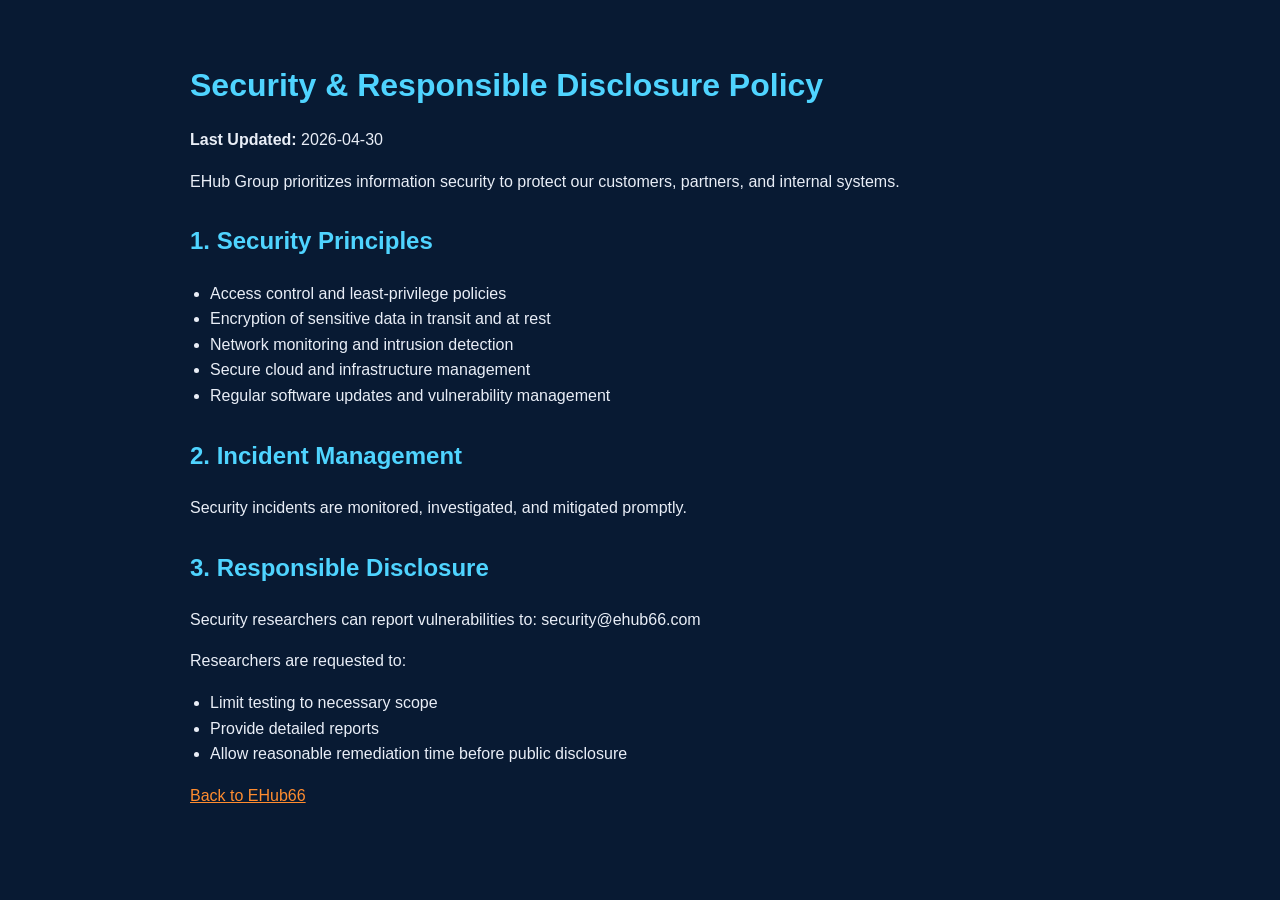
<file: legal/security-policy.html>
<!doctype html>
<html lang="en">
  <head>
    <meta charset="UTF-8" />
    <meta name="viewport" content="width=device-width, initial-scale=1.0" />
    <link rel="icon" href="/favicon.ico" sizes="any" />
    <link rel="icon" href="/favicon-32x32.png" type="image/png" sizes="32x32" />
    <link rel="apple-touch-icon" href="/apple-touch-icon.png" />
    <link rel="manifest" href="/site.webmanifest" />
    <title>Security & Responsible Disclosure Policy | EHub Group</title>
    <meta
      name="description"
      content="EHub Group security policy outlining data protection measures, incident management, and responsible vulnerability disclosure."
    />
    <style>
      body {
        margin: 0;
        font-family: Arial, sans-serif;
        background: #081a33;
        color: #e9eef7;
        line-height: 1.6;
      }
      main {
        width: min(900px, 92%);
        margin: 60px auto;
      }
      h1 {
        color: #4fd4ff;
        margin-bottom: 8px;
      }
      h2 {
        color: #4fd4ff;
        margin-top: 28px;
      }
      a {
        color: #ff8c2f;
      }
      ul {
        padding-left: 20px;
      }
    </style>
  </head>
  <body>
    <main>
      <h1>Security &amp; Responsible Disclosure Policy</h1>
      <p><strong>Last Updated:</strong> 2026-04-30</p>
      <p>
        EHub Group prioritizes information security to protect our customers, partners, and
        internal systems.
      </p>

      <h2>1. Security Principles</h2>
      <ul>
        <li>Access control and least-privilege policies</li>
        <li>Encryption of sensitive data in transit and at rest</li>
        <li>Network monitoring and intrusion detection</li>
        <li>Secure cloud and infrastructure management</li>
        <li>Regular software updates and vulnerability management</li>
      </ul>

      <h2>2. Incident Management</h2>
      <p>Security incidents are monitored, investigated, and mitigated promptly.</p>

      <h2>3. Responsible Disclosure</h2>
      <p>Security researchers can report vulnerabilities to: security@ehub66.com</p>
      <p>Researchers are requested to:</p>
      <ul>
        <li>Limit testing to necessary scope</li>
        <li>Provide detailed reports</li>
        <li>Allow reasonable remediation time before public disclosure</li>
      </ul>

      <p><a href="../index.html">Back to EHub66</a></p>
    </main>
    <!-- GINA_ONLINE_EMBED_START -->
    <link rel="stylesheet" href="https://gina.gpsina.com/widget.css?v=20261008m6" />
    <script src="https://gina.gpsina.com/widget.js?v=20261008m6" defer></script>
    <script>
      window.addEventListener('DOMContentLoaded', function () {
        if (window.GinaChat) {
          window.GinaChat.init({ apiBase: 'https://gina.gpsina.com' });
        }
      });
    </script>
    <!-- GINA_ONLINE_EMBED_END -->
  </body>
</html>
</file>
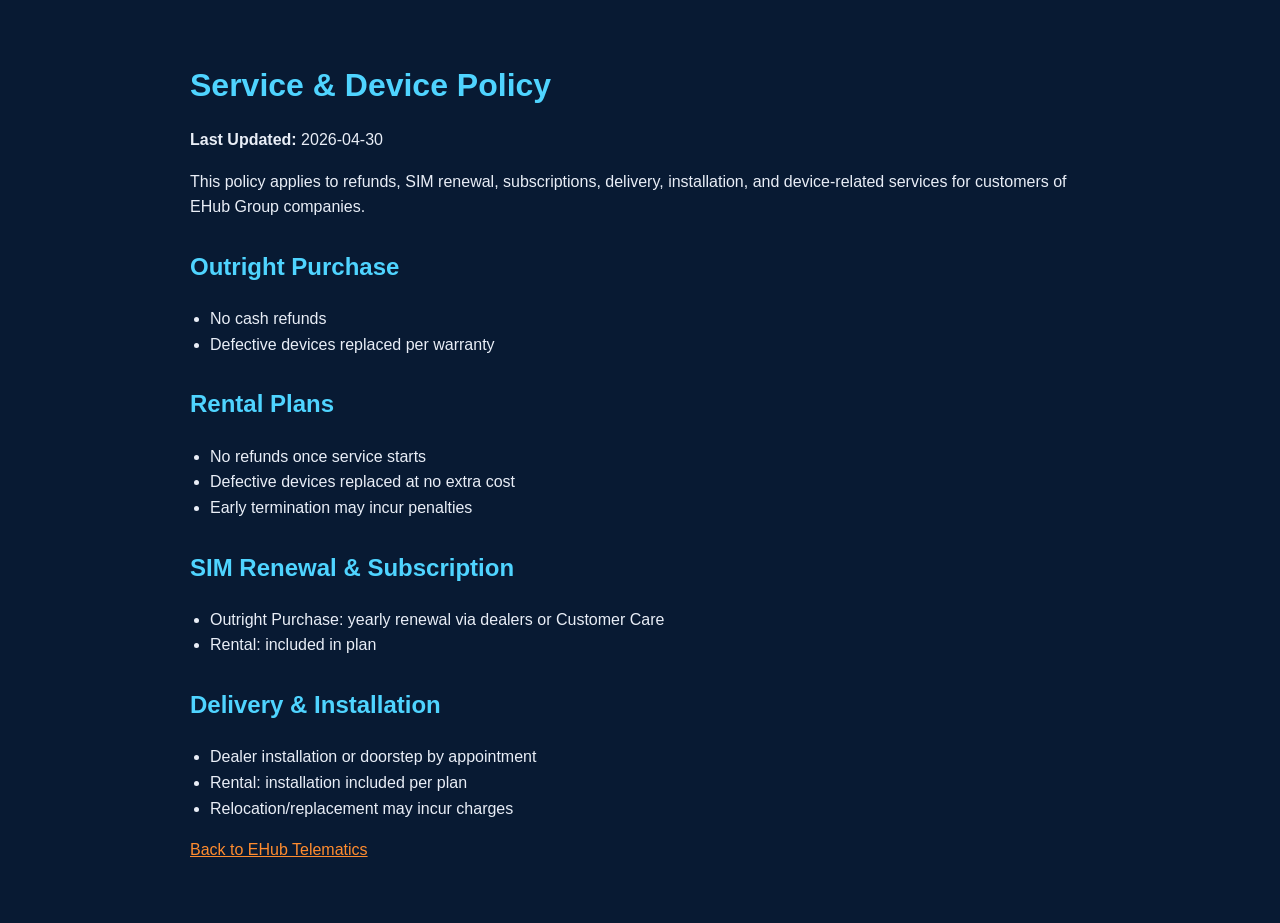
<file: legal/service-device-policy.html>
<!doctype html>
<html lang="en">
  <head>
    <meta charset="UTF-8" />
    <meta name="viewport" content="width=device-width, initial-scale=1.0" />
    <link rel="icon" href="/favicon.ico" sizes="any" />
    <link rel="icon" href="/favicon-32x32.png" type="image/png" sizes="32x32" />
    <link rel="apple-touch-icon" href="/apple-touch-icon.png" />
    <link rel="manifest" href="/site.webmanifest" />
    <title>Service &amp; Device Policy | EHub Group</title>
    <meta
      name="description"
      content="EHub Group service and device policy covering purchase models, refunds, connectivity, delivery, installation, and related terms."
    />
    <style>
      body {
        margin: 0;
        font-family: Arial, sans-serif;
        background: #081a33;
        color: #e9eef7;
        line-height: 1.6;
      }
      main {
        width: min(900px, 92%);
        margin: 60px auto;
      }
      h1 {
        color: #4fd4ff;
        margin-bottom: 8px;
      }
      h2 {
        color: #4fd4ff;
        margin-top: 28px;
      }
      a {
        color: #ff8c2f;
      }
      ul {
        padding-left: 20px;
      }
    </style>
  </head>
  <body>
    <main>
      <h1>Service &amp; Device Policy</h1>
      <p><strong>Last Updated:</strong> 2026-04-30</p>
      <p>
        This policy applies to refunds, SIM renewal, subscriptions, delivery, installation, and
        device-related services for customers of EHub Group companies.
      </p>

      <h2>Outright Purchase</h2>
      <ul>
        <li>No cash refunds</li>
        <li>Defective devices replaced per warranty</li>
      </ul>

      <h2>Rental Plans</h2>
      <ul>
        <li>No refunds once service starts</li>
        <li>Defective devices replaced at no extra cost</li>
        <li>Early termination may incur penalties</li>
      </ul>

      <h2>SIM Renewal &amp; Subscription</h2>
      <ul>
        <li>
          Outright Purchase: yearly renewal via dealers or Customer Care
        </li>
        <li>Rental: included in plan</li>
      </ul>

      <h2>Delivery &amp; Installation</h2>
      <ul>
        <li>Dealer installation or doorstep by appointment</li>
        <li>Rental: installation included per plan</li>
        <li>Relocation/replacement may incur charges</li>
      </ul>

      <p><a href="https://ehubtelematics.ai">Back to EHub Telematics</a></p>
    </main>
    <!-- GINA_ONLINE_EMBED_START -->
    <link rel="stylesheet" href="https://gina.gpsina.com/widget.css?v=20261008m6" />
    <script src="https://gina.gpsina.com/widget.js?v=20261008m6" defer></script>
    <script>
      window.addEventListener('DOMContentLoaded', function () {
        if (window.GinaChat) {
          window.GinaChat.init({ apiBase: 'https://gina.gpsina.com' });
        }
      });
    </script>
    <!-- GINA_ONLINE_EMBED_END -->
  </body>
</html>
</file>
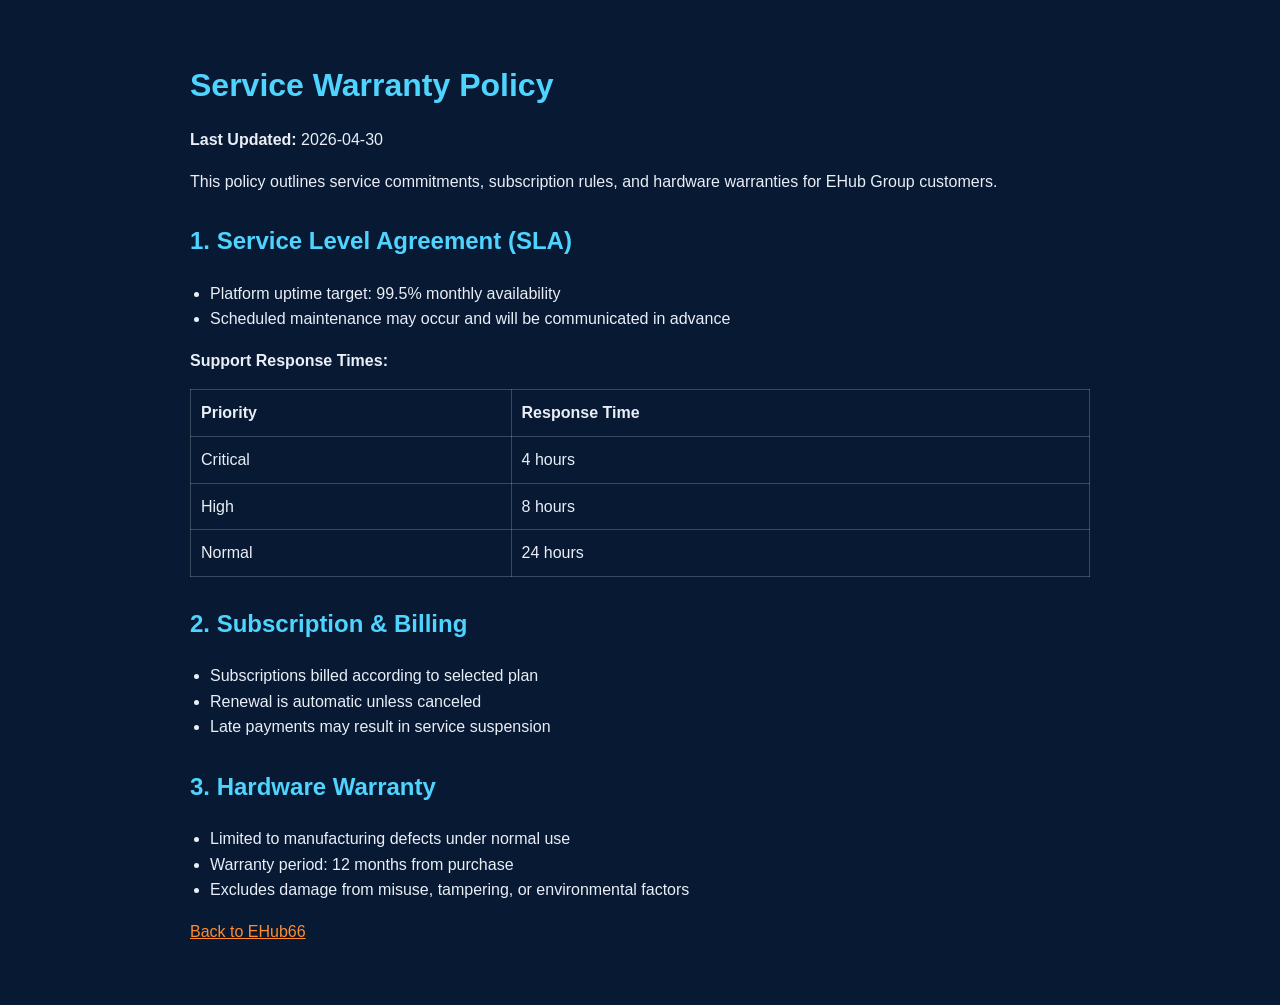
<file: legal/service-warranty-policy.html>
<!doctype html>
<html lang="en">
  <head>
    <meta charset="UTF-8" />
    <meta name="viewport" content="width=device-width, initial-scale=1.0" />
    <link rel="icon" href="/favicon.ico" sizes="any" />
    <link rel="icon" href="/favicon-32x32.png" type="image/png" sizes="32x32" />
    <link rel="apple-touch-icon" href="/apple-touch-icon.png" />
    <link rel="manifest" href="/site.webmanifest" />
    <title>Service Warranty Policy | EHub Group</title>
    <meta
      name="description"
      content="EHub Group service warranty policy covering device warranty scope, repair and replacement, and customer support obligations."
    />
    <style>
      body {
        margin: 0;
        font-family: Arial, sans-serif;
        background: #081a33;
        color: #e9eef7;
        line-height: 1.6;
      }
      main {
        width: min(900px, 92%);
        margin: 60px auto;
      }
      h1 {
        color: #4fd4ff;
        margin-bottom: 8px;
      }
      h2 {
        color: #4fd4ff;
        margin-top: 28px;
      }
      a {
        color: #ff8c2f;
      }
      table {
        width: 100%;
        border-collapse: collapse;
        margin-top: 12px;
      }
      th,
      td {
        border: 1px solid rgba(255, 255, 255, 0.2);
        padding: 10px;
        text-align: left;
      }
      ul {
        padding-left: 20px;
      }
    </style>
  </head>
  <body>
    <main>
      <h1>Service Warranty Policy</h1>
      <p><strong>Last Updated:</strong> 2026-04-30</p>
      <p>
        This policy outlines service commitments, subscription rules, and hardware warranties for
        EHub Group customers.
      </p>

      <h2>1. Service Level Agreement (SLA)</h2>
      <ul>
        <li>Platform uptime target: 99.5% monthly availability</li>
        <li>Scheduled maintenance may occur and will be communicated in advance</li>
      </ul>
      <p><strong>Support Response Times:</strong></p>
      <table>
        <thead>
          <tr>
            <th>Priority</th>
            <th>Response Time</th>
          </tr>
        </thead>
        <tbody>
          <tr>
            <td>Critical</td>
            <td>4 hours</td>
          </tr>
          <tr>
            <td>High</td>
            <td>8 hours</td>
          </tr>
          <tr>
            <td>Normal</td>
            <td>24 hours</td>
          </tr>
        </tbody>
      </table>

      <h2>2. Subscription &amp; Billing</h2>
      <ul>
        <li>Subscriptions billed according to selected plan</li>
        <li>Renewal is automatic unless canceled</li>
        <li>Late payments may result in service suspension</li>
      </ul>

      <h2>3. Hardware Warranty</h2>
      <ul>
        <li>Limited to manufacturing defects under normal use</li>
        <li>Warranty period: 12 months from purchase</li>
        <li>Excludes damage from misuse, tampering, or environmental factors</li>
      </ul>

      <p><a href="../index.html">Back to EHub66</a></p>
    </main>
    <!-- GINA_ONLINE_EMBED_START -->
    <link rel="stylesheet" href="https://gina.gpsina.com/widget.css?v=20261008m6" />
    <script src="https://gina.gpsina.com/widget.js?v=20261008m6" defer></script>
    <script>
      window.addEventListener('DOMContentLoaded', function () {
        if (window.GinaChat) {
          window.GinaChat.init({ apiBase: 'https://gina.gpsina.com' });
        }
      });
    </script>
    <!-- GINA_ONLINE_EMBED_END -->
  </body>
</html>
</file>
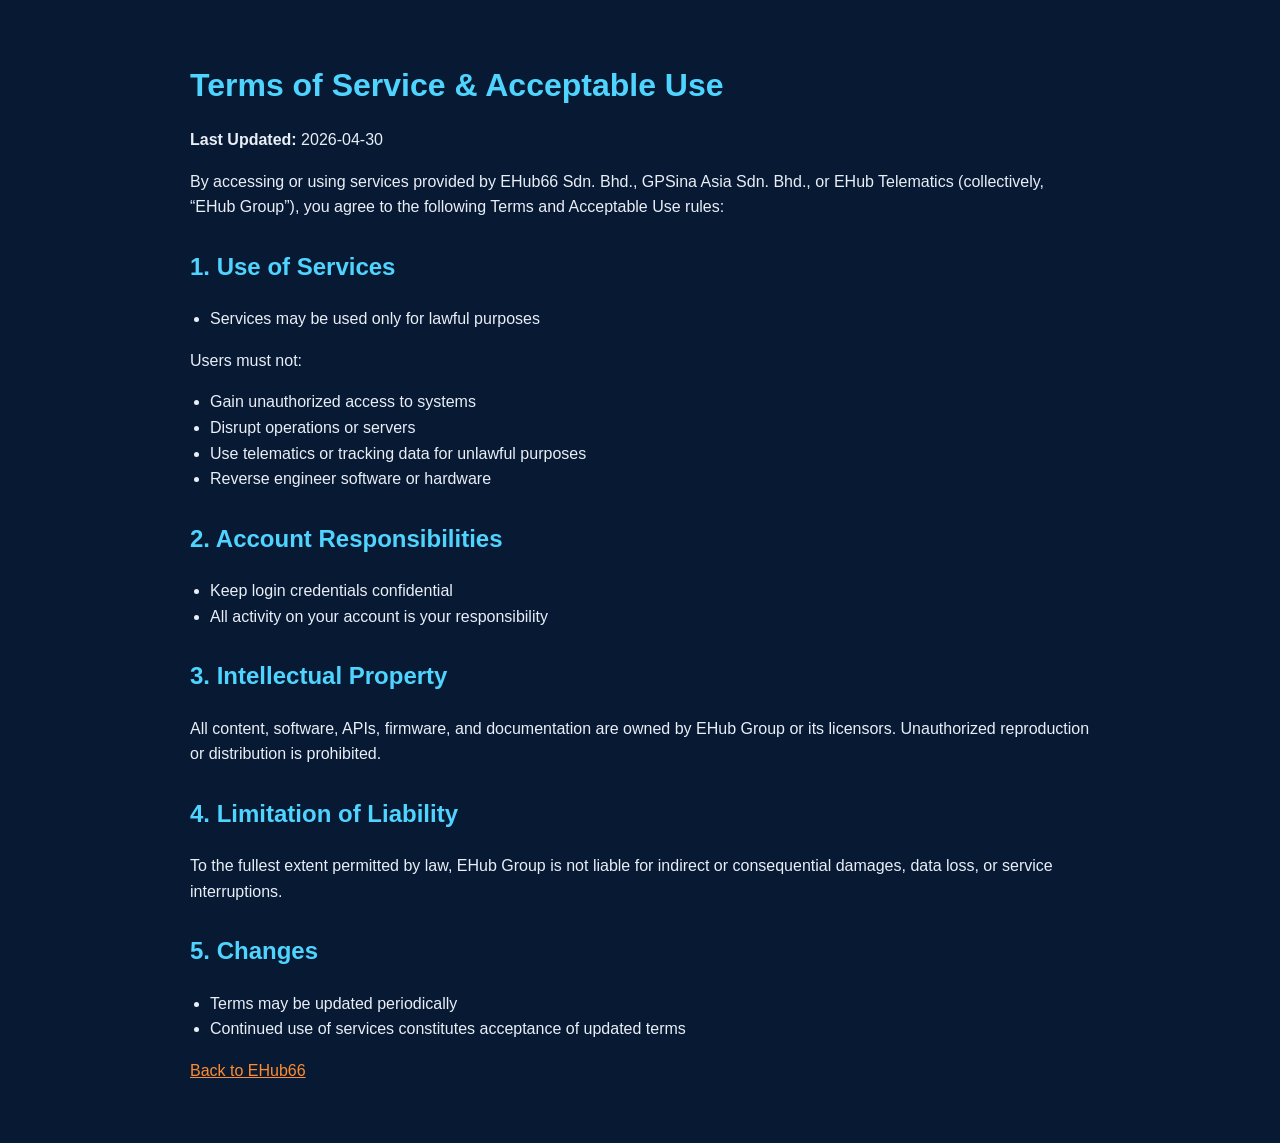
<file: legal/terms-of-service.html>
<!doctype html>
<html lang="en">
  <head>
    <meta charset="UTF-8" />
    <meta name="viewport" content="width=device-width, initial-scale=1.0" />
    <link rel="icon" href="/favicon.ico" sizes="any" />
    <link rel="icon" href="/favicon-32x32.png" type="image/png" sizes="32x32" />
    <link rel="apple-touch-icon" href="/apple-touch-icon.png" />
    <link rel="manifest" href="/site.webmanifest" />
    <title>Terms of Service & Acceptable Use | EHub Group</title>
    <meta
      name="description"
      content="EHub Group terms of service and acceptable use policy governing platform access, user responsibilities, and service conditions."
    />
    <style>
      body {
        margin: 0;
        font-family: Arial, sans-serif;
        background: #081a33;
        color: #e9eef7;
        line-height: 1.6;
      }
      main {
        width: min(900px, 92%);
        margin: 60px auto;
      }
      h1 {
        color: #4fd4ff;
        margin-bottom: 8px;
      }
      h2 {
        color: #4fd4ff;
        margin-top: 28px;
      }
      a {
        color: #ff8c2f;
      }
      ul {
        padding-left: 20px;
      }
    </style>
  </head>
  <body>
    <main>
      <h1>Terms of Service &amp; Acceptable Use</h1>
      <p><strong>Last Updated:</strong> 2026-04-30</p>
      <p>
        By accessing or using services provided by EHub66 Sdn. Bhd., GPSina Asia Sdn. Bhd., or
        EHub Telematics (collectively, “EHub Group”), you agree to the following Terms and
        Acceptable Use rules:
      </p>

      <h2>1. Use of Services</h2>
      <ul>
        <li>Services may be used only for lawful purposes</li>
      </ul>
      <p>Users must not:</p>
      <ul>
        <li>Gain unauthorized access to systems</li>
        <li>Disrupt operations or servers</li>
        <li>Use telematics or tracking data for unlawful purposes</li>
        <li>Reverse engineer software or hardware</li>
      </ul>

      <h2>2. Account Responsibilities</h2>
      <ul>
        <li>Keep login credentials confidential</li>
        <li>All activity on your account is your responsibility</li>
      </ul>

      <h2>3. Intellectual Property</h2>
      <p>
        All content, software, APIs, firmware, and documentation are owned by EHub Group or its
        licensors. Unauthorized reproduction or distribution is prohibited.
      </p>

      <h2>4. Limitation of Liability</h2>
      <p>
        To the fullest extent permitted by law, EHub Group is not liable for indirect or
        consequential damages, data loss, or service interruptions.
      </p>

      <h2>5. Changes</h2>
      <ul>
        <li>Terms may be updated periodically</li>
        <li>Continued use of services constitutes acceptance of updated terms</li>
      </ul>

      <p><a href="../index.html">Back to EHub66</a></p>
    </main>
    <!-- GINA_ONLINE_EMBED_START -->
    <link rel="stylesheet" href="https://gina.gpsina.com/widget.css?v=20261008m6" />
    <script src="https://gina.gpsina.com/widget.js?v=20261008m6" defer></script>
    <script>
      window.addEventListener('DOMContentLoaded', function () {
        if (window.GinaChat) {
          window.GinaChat.init({ apiBase: 'https://gina.gpsina.com' });
        }
      });
    </script>
    <!-- GINA_ONLINE_EMBED_END -->
  </body>
</html>
</file>
<file: css/styles.css>
:root {
  --bg-main: #061126;
  --bg-soft: #0b1b3b;
  --bg-elevated: #102448;
  --line: rgba(133, 170, 255, 0.22);
  --ink: #f3f7ff;
  --text: #c6d2ea;
  --blue: #5aa8ff;
  --blue-dark: #81bcff;
  --cyan: #41d2ff;
  --orange: #ff9a47;
  --radius: 14px;
  --shadow-soft: 0 10px 28px rgba(1, 7, 20, 0.48);
  --shadow-hover: 0 18px 36px rgba(4, 12, 35, 0.6);
}

*,
*::before,
*::after {
  box-sizing: border-box;
}

html {
  scroll-behavior: smooth;
}

body {
  margin: 0;
  font-family: "Inter", "Segoe UI", Arial, sans-serif;
  color: var(--text);
  line-height: 1.65;
  background: radial-gradient(circle at top center, #132c58 0%, #08162f 40%, #061126 100%);
}

img {
  display: block;
  width: 100%;
  height: auto;
  border-radius: 12px;
}

a {
  color: var(--blue);
  text-decoration: none;
}

a:hover {
  color: var(--blue-dark);
}

.container {
  width: min(1140px, 92%);
  margin: 0 auto;
}

.section {
  padding: 84px 0;
}

.hero {
  background: radial-gradient(circle at 5% 5%, #15366f 0%, #0a1d3d 35%, #08152d 100%);
}

#key-highlights,
#group-level-key-metrics-fy2025,
#road-safety-sustainability,
#shared-policies {
  background: var(--bg-soft);
}

.site-header {
  position: fixed;
  top: 0;
  left: 0;
  right: 0;
  z-index: 50;
  border-bottom: 1px solid var(--line);
  background: rgba(255, 255, 255, 0.96);
  background: rgba(8, 19, 40, 0.82);
  backdrop-filter: blur(6px);
  box-shadow: 0 3px 16px rgba(12, 30, 55, 0.06);
}

main {
  padding-top: 76px;
}

.nav-wrap {
  min-height: 76px;
  display: flex;
  align-items: center;
  justify-content: space-between;
  gap: 16px;
}

.logo {
  font-weight: 800;
  text-transform: uppercase;
  letter-spacing: 0.08em;
  color: #ffffff;
}

.menu-toggle {
  display: none;
  border: 1px solid var(--line);
  background: #fff;
  background: #13284f;
  color: #f8fbff;
  border-radius: 10px;
  padding: 9px 12px;
  font-weight: 700;
}

.main-nav {
  display: flex;
  gap: 14px;
  flex-wrap: wrap;
}

.main-nav a {
  color: #d5e3ff;
  font-size: 0.94rem;
  font-weight: 600;
  position: relative;
}

.main-nav a::after {
  content: "";
  position: absolute;
  left: 0;
  bottom: -4px;
  width: 0;
  height: 2px;
  background: var(--blue);
  transition: width 0.25s ease;
}

.main-nav a:hover::after {
  width: 100%;
}

.cta-group {
  display: flex;
  align-items: center;
  gap: 10px;
  flex-shrink: 0;
}

.btn {
  display: inline-block;
  padding: 10px 14px;
  border-radius: 10px;
  font-weight: 700;
  border: 1px solid transparent;
}

.cta-btn {
  background: var(--orange);
  color: #1b1208;
}

.cta-btn.alt {
  background: transparent;
  color: var(--cyan);
  border-color: rgba(65, 210, 255, 0.5);
}

.cta-btn.cta-logo,
.cta-btn.alt.cta-logo {
  display: inline-flex;
  align-items: center;
  justify-content: center;
  padding: 6px 12px;
  line-height: 0;
  background: rgba(255, 255, 255, 0.07);
  border: 1px solid var(--line);
  color: inherit;
}

.cta-btn.cta-logo:hover,
.cta-btn.alt.cta-logo:hover {
  background: rgba(255, 255, 255, 0.12);
  border-color: rgba(133, 170, 255, 0.4);
}

.site-header .cta-btn.cta-logo img {
  display: block;
  flex: 0 0 auto;
  height: 28px;
  width: auto;
  max-height: 28px;
  max-width: min(150px, 32vw);
  object-fit: contain;
  border-radius: 0;
}

h1,
h2,
h3 {
  margin-top: 0;
  line-height: 1.2;
}

h1 {
  font-size: clamp(2rem, 4vw, 3.25rem);
  text-transform: uppercase;
  max-width: 18ch;
}

h2 {
  font-size: clamp(1.45rem, 2.3vw, 2rem);
  text-transform: uppercase;
  margin-bottom: 20px;
}

h3 {
  font-size: 1.15rem;
  color: #e5eeff;
}

p,
li {
  color: var(--text);
}

.hero-cta {
  margin-top: 22px;
  display: flex;
  gap: 12px;
  flex-wrap: wrap;
}

.hero-grid {
  display: grid;
  grid-template-columns: 1.15fr 1fr;
  gap: 24px;
  align-items: center;
}

.card-grid {
  display: grid;
  gap: 20px;
}

.two-col {
  grid-template-columns: repeat(2, minmax(0, 1fr));
}

.three-col,
.metrics-grid {
  grid-template-columns: repeat(3, minmax(0, 1fr));
}

.card {
  background: linear-gradient(180deg, rgba(16, 36, 72, 0.92), rgba(13, 31, 64, 0.96));
  border: 1px solid var(--line);
  border-radius: var(--radius);
  padding: 24px;
  box-shadow: var(--shadow-soft);
  transition: transform 0.25s ease, box-shadow 0.25s ease;
}

.card:hover {
  transform: translateY(-4px);
  box-shadow: var(--shadow-hover);
}

.feature-icon {
  display: inline-flex;
  margin-bottom: 10px;
  color: var(--orange);
  font-size: 0.95rem;
}

.metric-card .metric-number {
  margin: 0 0 10px;
  font-size: clamp(2rem, 5vw, 2.8rem);
  color: var(--blue);
  font-weight: 800;
}

.metric-label {
  margin: 0;
}

#group-level-key-metrics-fy2025 {
  background: radial-gradient(circle at 50% 20%, #1d3f8f 0%, #091b4a 45%, #071438 100%);
}

#group-level-key-metrics-fy2025 h2,
#group-level-key-metrics-fy2025 h3 {
  text-align: center;
  color: #ffffff;
}

#group-level-key-metrics-fy2025 .metrics-grid {
  margin-top: 24px;
  row-gap: 26px;
}

#group-level-key-metrics-fy2025 .metric-card {
  background: transparent;
  border: 1px solid rgba(79, 212, 255, 0.22);
  text-align: center;
  box-shadow: none;
}

#group-level-key-metrics-fy2025 .metric-card:hover {
  transform: none;
  box-shadow: none;
}

#group-level-key-metrics-fy2025 .metric-icon {
  display: inline-flex;
  width: 64px;
  height: 64px;
  margin-bottom: 10px;
}

#group-level-key-metrics-fy2025 .metric-icon svg {
  width: 100%;
  height: 100%;
  stroke: #ff9a4a;
  stroke-width: 1.6;
  fill: none;
  stroke-linecap: round;
  stroke-linejoin: round;
}

#group-level-key-metrics-fy2025 .metric-number {
  margin-bottom: 4px;
  color: #ffd34d;
}

#group-level-key-metrics-fy2025 .metric-label {
  color: var(--cyan);
  font-size: clamp(1.3rem, 2.2vw, 1.95rem);
  font-weight: 800;
  line-height: 1.2;
}

#group-level-key-metrics-fy2025 .metric-detail {
  margin: 10px auto 0;
  color: #f0f4ff;
  max-width: 32ch;
  font-size: 1.02rem;
  line-height: 1.3;
}

.image-card,
.image-grid {
  margin-top: 22px;
}

.image-grid {
  display: grid;
  gap: 14px;
}

.image-grid picture {
  display: block;
}

.image-grid img,
.image-card img {
  aspect-ratio: 16 / 10;
  object-fit: cover;
  border: 1px solid var(--line);
}

/* These sections use 16:9 assets (ecosystem/market/safety).
   Keep the global 16:10 rule elsewhere to avoid shifting other image layouts. */
#our-ecosystem .image-grid.one img,
#market-expansion .image-grid.one img,
#road-safety-sustainability .image-grid.one img {
  aspect-ratio: 16 / 9;
}

.partner-card .partner-logo {
  display: flex;
  align-items: center;
  justify-content: center;
  min-height: 88px;
  margin: 0 0 1rem 0;
  padding: 1rem;
  border-radius: 10px;
  background: rgba(8, 22, 48, 0.55);
  border: 1px solid var(--line);
}

.partner-card .partner-logo picture {
  display: flex;
  align-items: center;
  justify-content: center;
  width: 100%;
}

.partner-card .partner-logo img {
  width: 100%;
  max-width: 220px;
  max-height: 56px;
  height: auto;
  object-fit: contain;
  border-radius: 6px;
  border: none;
  aspect-ratio: unset;
  filter: grayscale(1) saturate(0.3) brightness(0.95);
  opacity: 0.9;
  transition: filter 0.25s ease, opacity 0.25s ease;
}

.partner-card:hover .partner-logo img {
  filter: grayscale(0.2) saturate(0.9) brightness(1);
  opacity: 1;
}

.award-feature {
  display: grid;
  grid-template-columns: 280px 1fr;
  gap: 1.25rem;
  align-items: center;
}

.award-media img {
  aspect-ratio: 1 / 1;
  object-fit: cover;
}

.award-content {
  position: relative;
}

.award-quote-mark {
  position: absolute;
  top: -14px;
  left: -2px;
  font-size: 3rem;
  line-height: 1;
  color: var(--orange);
  opacity: 0.45;
  margin: 0;
}

.award-content h3 {
  margin-top: 0.55rem;
}

.image-grid.two-col {
  grid-template-columns: repeat(2, minmax(0, 1fr));
}

.image-grid.one {
  grid-template-columns: 1fr;
}

.policy-links {
  list-style: none;
  margin: 0;
  padding: 0;
}

.policy-links li {
  margin-bottom: 8px;
}

.site-footer {
  background: #050d1f;
  border-top: 1px solid var(--line);
  padding-top: 48px;
}

.footer-grid {
  display: grid;
  grid-template-columns: repeat(2, minmax(0, 1fr));
  gap: 28px;
}

.site-footer h4 {
  margin: 0 0 12px;
  text-transform: uppercase;
  color: #fff;
}

.site-footer p,
.site-footer li,
.site-footer a {
  color: #b6c4df;
}

.site-footer a:hover {
  color: #fff;
}

.site-footer ul {
  margin: 0;
  padding: 0;
  list-style: none;
}

.site-footer li {
  margin-bottom: 8px;
}

.footer-base {
  border-top: 1px solid rgba(255, 255, 255, 0.2);
  margin-top: 28px;
  padding: 18px 0 28px;
}

.reveal {
  opacity: 0;
  transform: translateY(14px);
  transition: opacity 0.45s ease, transform 0.45s ease;
}

.reveal.visible {
  opacity: 1;
  transform: translateY(0);
}

@media (max-width: 1080px) {
  .hero-grid,
  .three-col,
  .metrics-grid {
    grid-template-columns: 1fr 1fr;
  }
}

@media (max-width: 860px) {
  .menu-toggle {
    display: inline-block;
  }

  .main-nav {
    display: none;
    position: absolute;
    left: 0;
    right: 0;
    top: 76px;
    background: #0e2143;
    border-bottom: 1px solid var(--line);
    padding: 12px 4%;
    gap: 12px;
  }

  .main-nav.is-open {
    display: grid;
    grid-template-columns: 1fr 1fr;
  }
}

@media (max-width: 720px) {
  .section {
    padding: 66px 0;
  }

  .hero-grid,
  .two-col,
  .three-col,
  .metrics-grid,
  .image-grid.two-col,
  .footer-grid {
    grid-template-columns: 1fr;
  }

  .award-feature {
    grid-template-columns: 1fr;
  }

  .cta-group {
    display: flex;
    align-items: center;
    gap: 6px;
  }

  .site-header .cta-btn.cta-logo,
  .site-header .cta-btn.alt.cta-logo {
    padding: 4px 8px;
  }

  .site-header .cta-btn.cta-logo img {
    height: 22px;
    max-height: 22px;
    max-width: 96px;
  }

  .hero-cta {
    justify-content: flex-start;
  }

  #group-level-key-metrics-fy2025 .metric-icon {
    width: 56px;
    height: 56px;
  }

  #group-level-key-metrics-fy2025 .metric-label {
    font-size: 1.75rem;
  }
}
</file>
